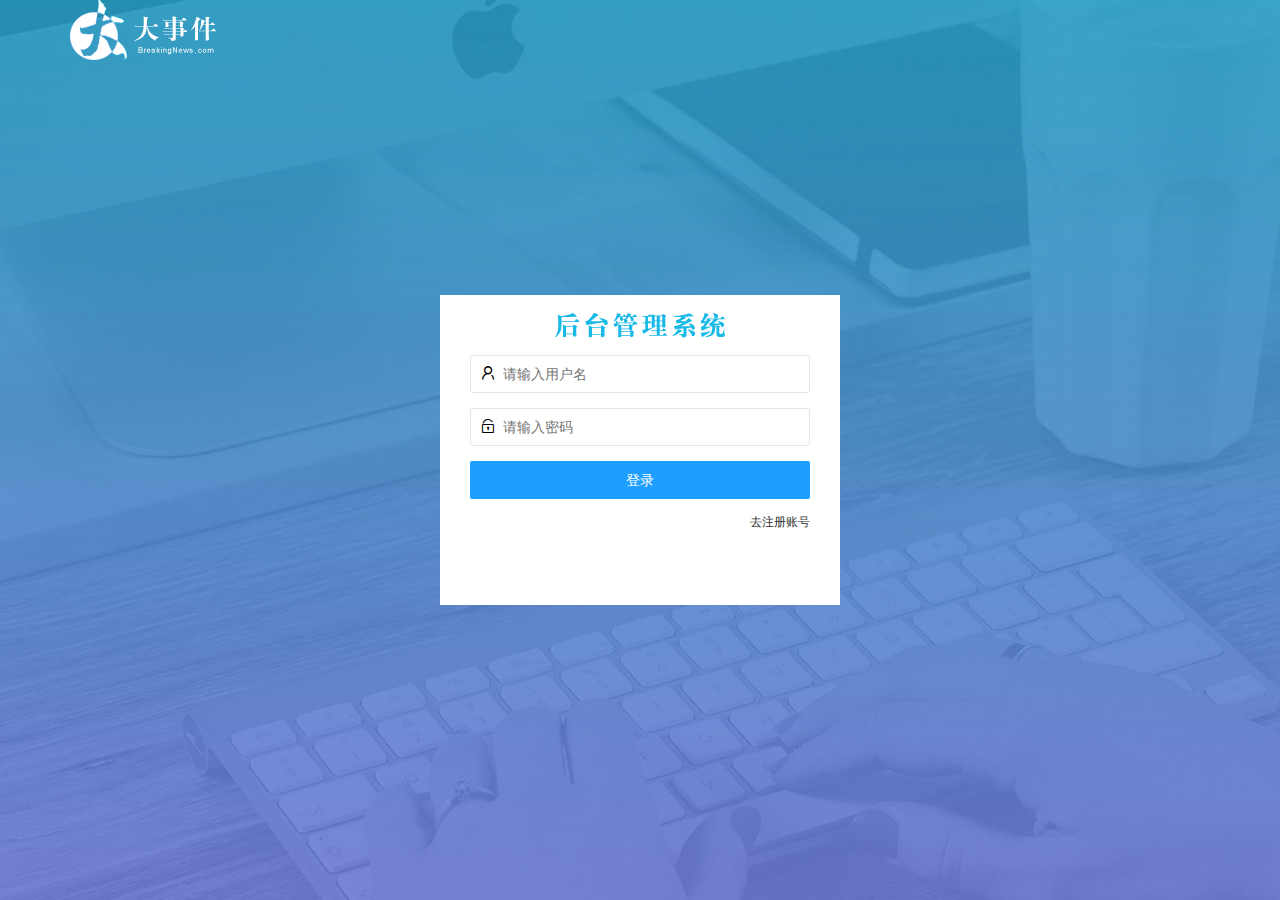
<file: login.html>
<!DOCTYPE html>
<html lang="en">

<head>
  <meta charset="UTF-8" />
  <meta name="viewport" content="width=device-width, initial-scale=1.0" />
  <title>大事件-登录/注册</title>
  <!-- 导入 LayUI 的样式 -->
  <link rel="stylesheet" href="/assets/lib/layui/css/layui.css" />
  <!-- 导入自己的样式表 -->
  <link rel="stylesheet" href="/assets/css/login.css" />
</head>

<body>
  <!-- 头部的 Logo 区域 -->
  <div class="layui-main">
    <img src="/assets/images/logo.png" alt="" />
  </div>

  <!-- 登录注册区域 -->
  <div class="loginAndRegBox">
    <div class="title-box"></div>
    <!-- 登录的div -->
    <div class="login-box">
      <!-- 登录的表单 -->
      <form class="layui-form" id="form_login">
        <!-- 用户名 -->
        <div class="layui-form-item">
          <i class="layui-icon layui-icon-username"></i>
          <input type="text" name="username" required lay-verify="required" placeholder="请输入用户名" autocomplete="off"
            class="layui-input" />
        </div>
        <!-- 密码 -->
        <div class="layui-form-item">
          <i class="layui-icon layui-icon-password"></i>
          <input type="password" name="password" required lay-verify="required|pwd" placeholder="请输入密码"
            autocomplete="off" class="layui-input" />
        </div>
        <!-- 登录按钮 -->
        <div class="layui-form-item">
          <!-- 注意：表单提交按钮和普通按钮的区别，就是 lay-submit 属性 -->
          <button class="layui-btn layui-btn-fluid layui-btn-normal" lay-submit>登录</button>
        </div>
        <div class="layui-form-item links">
          <a href="javascript:;" id="link_reg">去注册账号</a>
        </div>
      </form>
    </div>
    <!-- 注册的div -->
    <div class="reg-box">
      <!-- 注册的表单 -->
      <form class="layui-form" id="form_reg">
        <!-- 用户名 -->
        <div class="layui-form-item">
          <i class="layui-icon layui-icon-username"></i>
          <input type="text" name="username" required lay-verify="required" placeholder="请输入用户名" autocomplete="off"
            class="layui-input" />
        </div>
        <!-- 密码 -->
        <div class="layui-form-item">
          <i class="layui-icon layui-icon-password"></i>
          <input type="password" name="password" required lay-verify="required|pwd" placeholder="请输入密码"
            autocomplete="off" class="layui-input" />
        </div>
        <!-- 密码确认框 -->
        <div class="layui-form-item">
          <i class="layui-icon layui-icon-password"></i>
          <input type="password" name="repassword" required lay-verify="required|pwd|repwd" placeholder="再次确认密码"
            autocomplete="off" class="layui-input" />
        </div>
        <!-- 注册按钮 -->
        <div class="layui-form-item">
          <!-- 注意：表单提交按钮和普通按钮的区别，就是 lay-submit 属性 -->
          <button class="layui-btn layui-btn-fluid layui-btn-normal" lay-submit>注册</button>
        </div>
        <div class="layui-form-item links">
          <a href="javascript:;" id="link_login">去登录</a>
        </div>
      </form>
    </div>
  </div>

  <!-- 导入 Layui 的JS文件 -->
  <script src="/assets/lib/layui/layui.all.js"></script>
  <!-- 导入 JQuery -->
  <script src="/assets/lib/jquery.js"></script>
  <!-- 导入自己封装的 baseAPI.js -->
  <script src="/assets/js/baseAPI.js"></script>
  <!-- 导入自己的 JavaScript 脚本 -->
  <script src="/assets/js/login.js"></script>
</body>

</html>
</file>
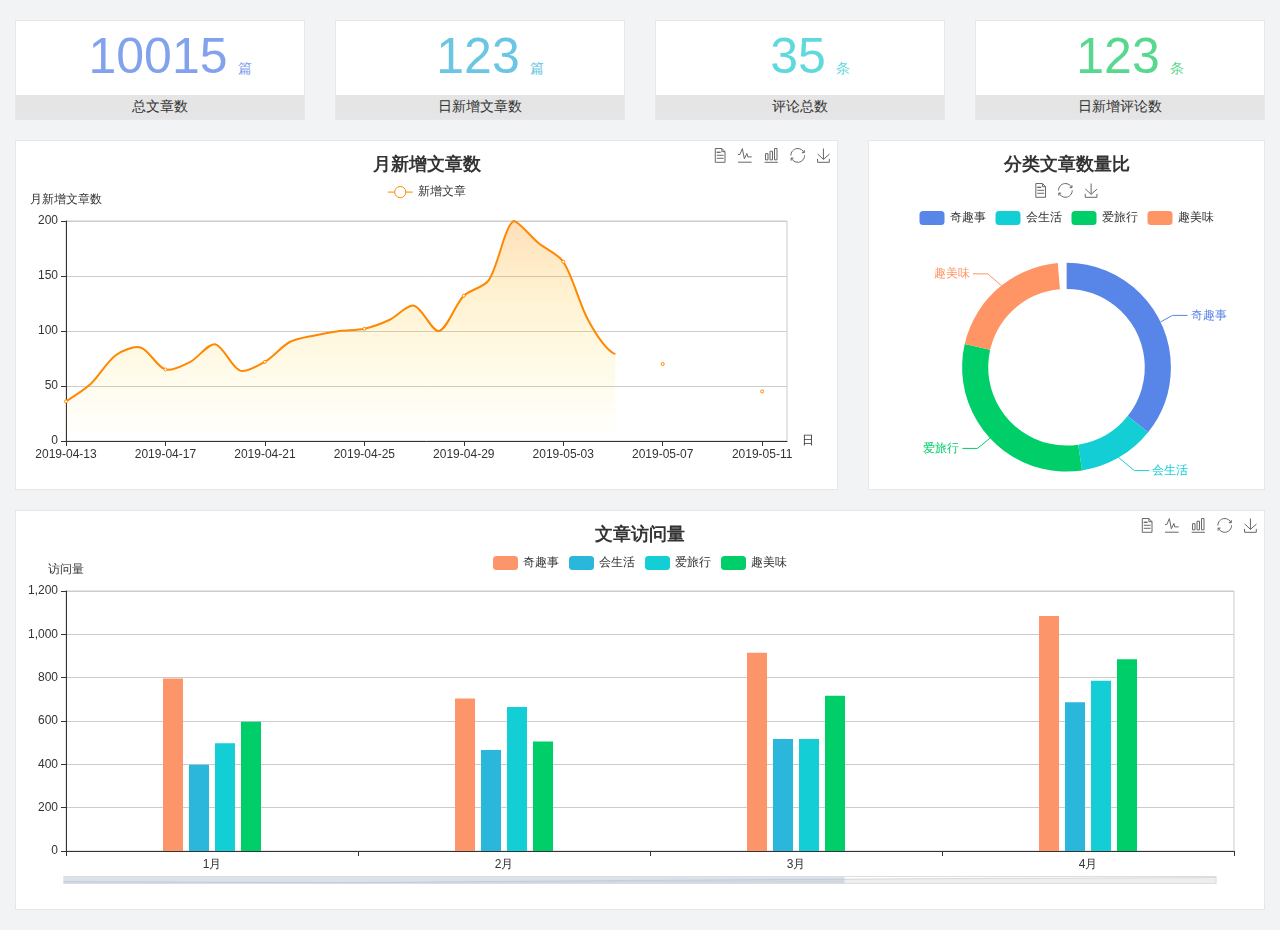
<file: home/dashboard.html>
<!DOCTYPE html>
<html lang="en">

<head>
  <meta charset="UTF-8">
  <meta name="viewport" content="width=device-width, initial-scale=1.0">
  <meta http-equiv="X-UA-Compatible" content="ie=edge">
  <title>图表统计</title>
  <link rel="stylesheet" href="../../assets/lib/bootstrap.css" />
  <link rel="stylesheet" href="../../assets/lib/main.css" />
  <script src="../../assets/lib/jquery.js"></script>
  <script type="text/javascript" src="../../assets/lib/echarts.min.js"></script>
</head>

<body>
  <div class="container-fluid">
    <div class="row spannel_list">
      <div class="col-sm-3 col-xs-6">
        <div class="spannel">
          <em>10015</em><span>篇</span>
          <b>总文章数</b>
        </div>
      </div>
      <div class="col-sm-3 col-xs-6">
        <div class="spannel scolor01">
          <em>123</em><span>篇</span>
          <b>日新增文章数</b>
        </div>
      </div>
      <div class="col-sm-3 col-xs-6">
        <div class="spannel scolor02">
          <em>35</em><span>条</span>
          <b>评论总数</b>
        </div>
      </div>
      <div class="col-sm-3 col-xs-6">
        <div class="spannel scolor03">
          <em>123</em><span>条</span>
          <b>日新增评论数</b>
        </div>
      </div>
    </div>
  </div>

  <div class="container-fluid">
    <div class="row curve-pie">
      <div class="col-lg-8 col-md-8">
        <div class="gragh_pannel" id="curve_show"></div>
      </div>
      <div class="col-lg-4 col-md-4">
        <div class="gragh_pannel" id="pie_show"></div>
      </div>
    </div>
  </div>

  <div class="container-fluid">
    <div class="column_pannel" id="column_show"></div>
  </div>

  <script>
    var oChart = echarts.init(document.getElementById('curve_show'));
    var aList_all = [
      { 'count': 36, 'date': '2019-04-13' },
      { 'count': 52, 'date': '2019-04-14' },
      { 'count': 78, 'date': '2019-04-15' },
      { 'count': 85, 'date': '2019-04-16' },
      { 'count': 65, 'date': '2019-04-17' },
      { 'count': 72, 'date': '2019-04-18' },
      { 'count': 88, 'date': '2019-04-19' },
      { 'count': 64, 'date': '2019-04-20' },
      { 'count': 72, 'date': '2019-04-21' },
      { 'count': 90, 'date': '2019-04-22' },
      { 'count': 96, 'date': '2019-04-23' },
      { 'count': 100, 'date': '2019-04-24' },
      { 'count': 102, 'date': '2019-04-25' },
      { 'count': 110, 'date': '2019-04-26' },
      { 'count': 123, 'date': '2019-04-27' },
      { 'count': 100, 'date': '2019-04-28' },
      { 'count': 132, 'date': '2019-04-29' },
      { 'count': 146, 'date': '2019-04-30' },
      { 'count': 200, 'date': '2019-05-01' },
      { 'count': 180, 'date': '2019-05-02' },
      { 'count': 163, 'date': '2019-05-03' },
      { 'count': 110, 'date': '2019-05-04' },
      { 'count': 80, 'date': '2019-05-05' },
      { 'count': 82, 'date': '2019-05-06' },
      { 'count': 70, 'date': '2019-05-07' },
      { 'count': 65, 'date': '2019-05-08' },
      { 'count': 54, 'date': '2019-05-09' },
      { 'count': 40, 'date': '2019-05-10' },
      { 'count': 45, 'date': '2019-05-11' },
      { 'count': 38, 'date': '2019-05-12' },
    ];

    let aCount = [];
    let aDate = [];

    for (var i = 0; i < aList_all.length; i++) {
      aCount.push(aList_all[i].count);
      aDate.push(aList_all[i].date);
    }

    var chartopt = {
      title: {
        text: '月新增文章数',
        left: 'center',
        top: '10'
      },
      tooltip: {
        trigger: 'axis'
      },
      legend: {
        data: ['新增文章'],
        top: '40'
      },
      toolbox: {
        show: true,
        feature: {
          mark: { show: true },
          dataView: { show: true, readOnly: false },
          magicType: { show: true, type: ['line', 'bar'] },
          restore: { show: true },
          saveAsImage: { show: true }
        }
      },
      calculable: true,
      xAxis: [
        {
          name: '日',
          type: 'category',
          boundaryGap: false,
          data: aDate
        }
      ],
      yAxis: [
        {
          name: '月新增文章数',
          type: 'value'
        }
      ],
      series: [
        {
          name: '新增文章',
          type: 'line',
          smooth: true,
          itemStyle: { normal: { areaStyle: { type: 'default' }, color: '#f80' }, lineStyle: { color: '#f80' } },
          data: aCount
        }],
      areaStyle: {
        normal: {
          color: new echarts.graphic.LinearGradient(0, 0, 0, 1, [{
            offset: 0,
            color: 'rgba(255,136,0,0.39)'
          }, {
            offset: .34,
            color: 'rgba(255,180,0,0.25)'
          }, {
            offset: 1,
            color: 'rgba(255,222,0,0.00)'
          }])

        }
      },
      grid: {
        show: true,
        x: 50,
        x2: 50,
        y: 80,
        height: 220
      }
    };

    oChart.setOption(chartopt);


    var oPie = echarts.init(document.getElementById('pie_show'));
    var oPieopt =
    {
      title: {
        top: 10,
        text: '分类文章数量比',
        x: 'center'
      },
      tooltip: {
        trigger: 'item',
        formatter: "{a} <br/>{b} : {c} ({d}%)"
      },
      color: ['#5885e8', '#13cfd5', '#00ce68', '#ff9565'],
      legend: {
        x: 'center',
        top: 65,
        data: ['奇趣事', '会生活', '爱旅行', '趣美味']
      },
      toolbox: {
        show: true,
        x: 'center',
        top: 35,
        feature: {
          mark: { show: true },
          dataView: { show: true, readOnly: false },
          magicType: {
            show: true,
            type: ['pie', 'funnel'],
            option: {
              funnel: {
                x: '25%',
                width: '50%',
                funnelAlign: 'left',
                max: 1548
              }
            }
          },
          restore: { show: true },
          saveAsImage: { show: true }
        }
      },
      calculable: true,
      series: [
        {
          name: '访问来源',
          type: 'pie',
          radius: ['45%', '60%'],
          center: ['50%', '65%'],
          data: [
            { value: 300, name: '奇趣事' },
            { value: 100, name: '会生活' },
            { value: 260, name: '爱旅行' },
            { value: 180, name: '趣美味' }
          ]
        }
      ]
    };
    oPie.setOption(oPieopt);



    var oColumn = this.echarts.init(document.getElementById('column_show'));
    var oColumnopt =
    {
      title: {
        text: '文章访问量',
        left: 'center',
        top: '10'
      },
      tooltip: {
        trigger: 'axis'
      },
      legend: {
        data: ['奇趣事', '会生活', '爱旅行', '趣美味'],
        top: '40'
      },
      toolbox: {
        show: true,
        feature: {
          mark: { show: true },
          dataView: { show: true, readOnly: false },
          magicType: { show: true, type: ['line', 'bar'] },
          restore: { show: true },
          saveAsImage: { show: true }
        }
      },
      calculable: true,
      xAxis: [
        {
          type: 'category',
          data: ['1月', '2月', '3月', '4月', '5月']
        }
      ],
      yAxis: [
        {
          name: '访问量',
          type: 'value'
        }
      ],
      series: [
        {
          name: '奇趣事',
          type: 'bar',
          barWidth: 20,
          itemStyle: {
            normal: { areaStyle: { type: 'default' }, color: '#fd956a' }
          },
          data: [800, 708, 920, 1090, 1200]
        },
        {
          name: '会生活',
          type: 'bar',
          barWidth: 20,
          itemStyle: {
            normal: { areaStyle: { type: 'default' }, color: '#2bb6db' }
          },
          data: [400, 468, 520, 690, 800]
        },
        {
          name: '爱旅行',
          type: 'bar',
          barWidth: 20,
          itemStyle: {
            normal: { areaStyle: { type: 'default' }, color: '#13cfd5' }
          },
          data: [500, 668, 520, 790, 900]
        },
        {
          name: '趣美味',
          type: 'bar',
          barWidth: 20,
          itemStyle: {
            normal: { areaStyle: { type: 'default' }, color: '#00ce68' }
          },
          data: [600, 508, 720, 890, 1000]
        }
      ],
      grid: {
        show: true,
        x: 50,
        x2: 30,
        y: 80,
        height: 260
      },
      dataZoom: [//给x轴设置滚动条
        {
          start: 0,//默认为0
          end: 100 - 1000 / 31,//默认为100
          type: 'slider',
          show: true,
          xAxisIndex: [0],
          handleSize: 0,//滑动条的 左右2个滑动条的大小
          height: 8,//组件高度
          left: 45, //左边的距离
          right: 50,//右边的距离
          bottom: 26,//右边的距离
          handleColor: '#ddd',//h滑动图标的颜色
          handleStyle: {
            borderColor: "#cacaca",
            borderWidth: "1",
            shadowBlur: 2,
            background: "#ddd",
            shadowColor: "#ddd",
          }
        }]
    };
    oColumn.setOption(oColumnopt);
  </script>
</body>

</html>
</file>
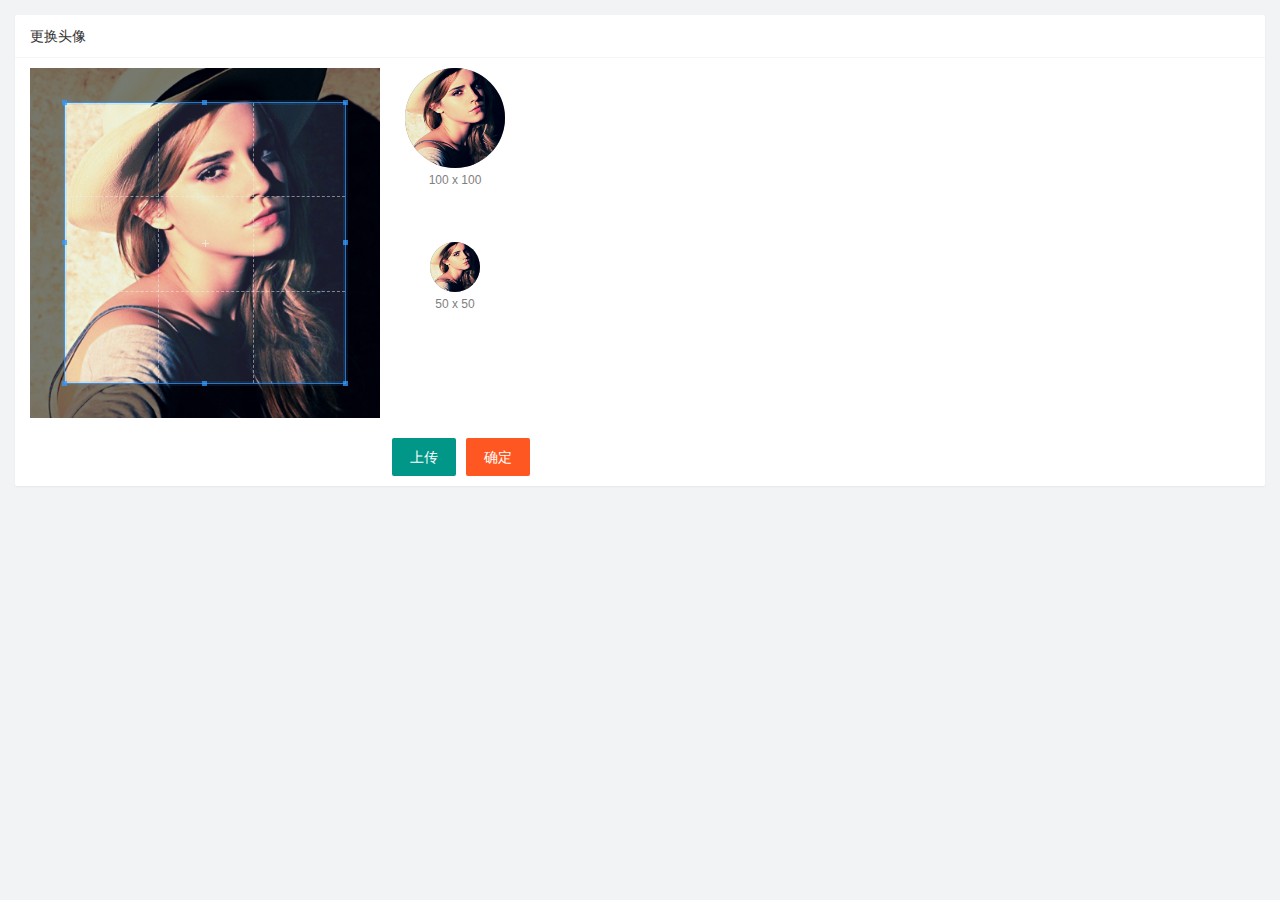
<file: user/user_avatar.html>
<!DOCTYPE html>
<html lang="en">

<head>
  <meta charset="UTF-8" />
  <meta name="viewport" content="width=device-width, initial-scale=1.0" />
  <title>Document</title>
  <link rel="stylesheet" href="/assets/lib/layui/css/layui.css" />
  <link rel="stylesheet" href="/assets/lib/cropper/cropper.css" />
  <link rel="stylesheet" href="/assets/user/user_avatar.css" />
</head>

<body>
  <!-- 卡片区域 -->
  <div class="layui-card">
    <div class="layui-card-header">更换头像</div>
    <div class="layui-card-body">
      <!-- <input type="file"> -->
      <!-- 第一行的图片裁剪和预览区域 -->
      <div class="row1">
        <!-- 图片裁剪区域 -->
        <div class="cropper-box">
          <!-- 这个 img 标签很重要，将来会把它初始化为裁剪区域 -->
          <img id="image" src="/assets/images/sample.jpg" />
        </div>
        <!-- 图片的预览区域 -->
        <div class="preview-box">
          <div>
            <!-- 宽高为 100px 的预览区域 -->
            <div class="img-preview w100"></div>
            <p class="size">100 x 100</p>
          </div>
          <div>
            <!-- 宽高为 50px 的预览区域 -->
            <div class="img-preview w50"></div>
            <p class="size">50 x 50</p>
          </div>
        </div>
      </div>

      <!-- 第二行的按钮区域 -->
      <div class="row2">
        <!-- 通过 accept 属性，可以指定，允许用户选择什么类型的文件 -->
        <input type="file" id="file" accept="image/png,image/jpeg" />
        <button type="button" class="layui-btn" id="btnChooseImage">上传</button>
        <button type="button" class="layui-btn layui-btn-danger" id="btnUpload">确定</button>
      </div>
    </div>
  </div>

  <script src="/assets/lib/layui/layui.all.js"></script>
  <script src="/assets/lib/jquery.js"></script>
  <script src="/assets/lib/cropper/Cropper.js"></script>
  <script src="/assets/lib/cropper/jquery-cropper.js"></script>
  <script src="/assets/js/baseAPI.js"></script>
  <script src="/assets/js/user/user_avatar.js"></script>
</body>

</html>
</file>
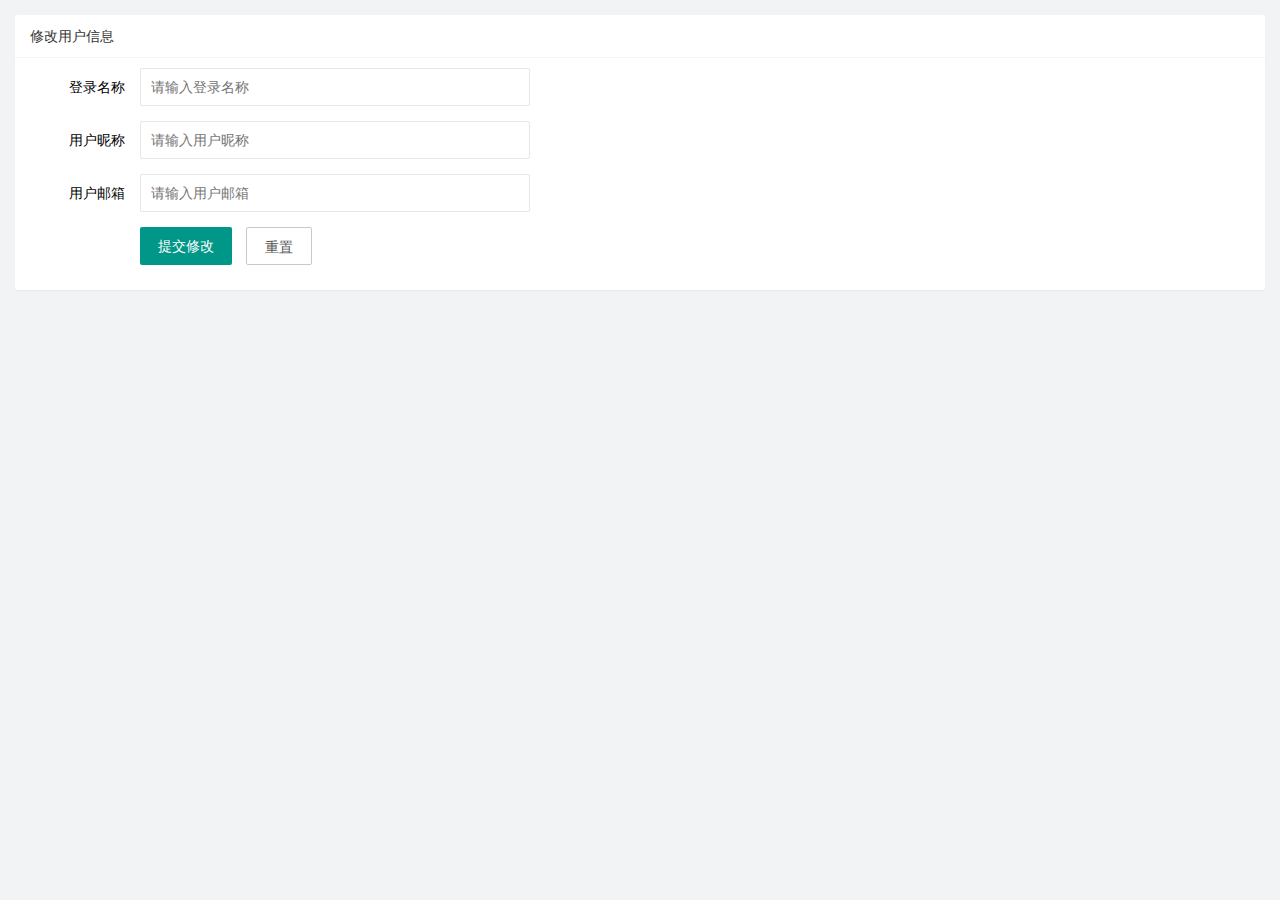
<file: user/user_info.html>
<!DOCTYPE html>
<html lang="en">
  <head>
    <meta charset="UTF-8" />
    <meta name="viewport" content="width=device-width, initial-scale=1.0" />
    <title>Document</title>
    <!-- 导入 layui 的样式 -->
    <link rel="stylesheet" href="/assets/lib/layui/css/layui.css" />
    <!-- 导入自己的样式 -->
    <link rel="stylesheet" href="/assets/css/user/user_info.css" />
  </head>
  <body>
    <!-- 卡片区域 -->
    <div class="layui-card">
      <div class="layui-card-header">修改用户信息</div>
      <div class="layui-card-body">
        <!-- form 表单区域 -->
        <form class="layui-form " lay-filter="formUserInfo">
          <!-- 这是隐藏域 -->
          <input type="hidden" name="id" value="" />
          <div class="layui-form-item">
            <label class="layui-form-label">登录名称</label>
            <div class="layui-input-block">
              <input type="text" name="username" required lay-verify="required" placeholder="请输入登录名称" autocomplete="off" class="layui-input" readonly />
            </div>
          </div>
          <div class="layui-form-item">
            <label class="layui-form-label">用户昵称</label>
            <div class="layui-input-block">
              <input type="text" name="nickname" required lay-verify="required|nickname" placeholder="请输入用户昵称" autocomplete="off" class="layui-input" />
            </div>
          </div>
          <div class="layui-form-item">
            <label class="layui-form-label">用户邮箱</label>
            <div class="layui-input-block">
              <input type="text" name="email" required lay-verify="required|email" placeholder="请输入用户邮箱" autocomplete="off" class="layui-input" />
            </div>
          </div>
          <div class="layui-form-item">
            <div class="layui-input-block">
              <button class="layui-btn" lay-submit lay-filter="formDemo">提交修改</button>
              <button type="reset" class="layui-btn layui-btn-primary" id="btnReset">重置</button>
            </div>
          </div>
        </form>
      </div>
    </div>

    <!-- 导入 layui 的 js -->
    <script src="/assets/lib/layui/layui.all.js"></script>
    <!-- 导入 jquery -->
    <script src="/assets/lib/jquery.js"></script>
    <!-- 导入 baseAPI -->
    <script src="/assets/js/baseAPI.js"></script>
    <!-- 导入自己的 js -->
    <script src="/assets/js/user/user_info.js"></script>
  </body>
</html>
</file>
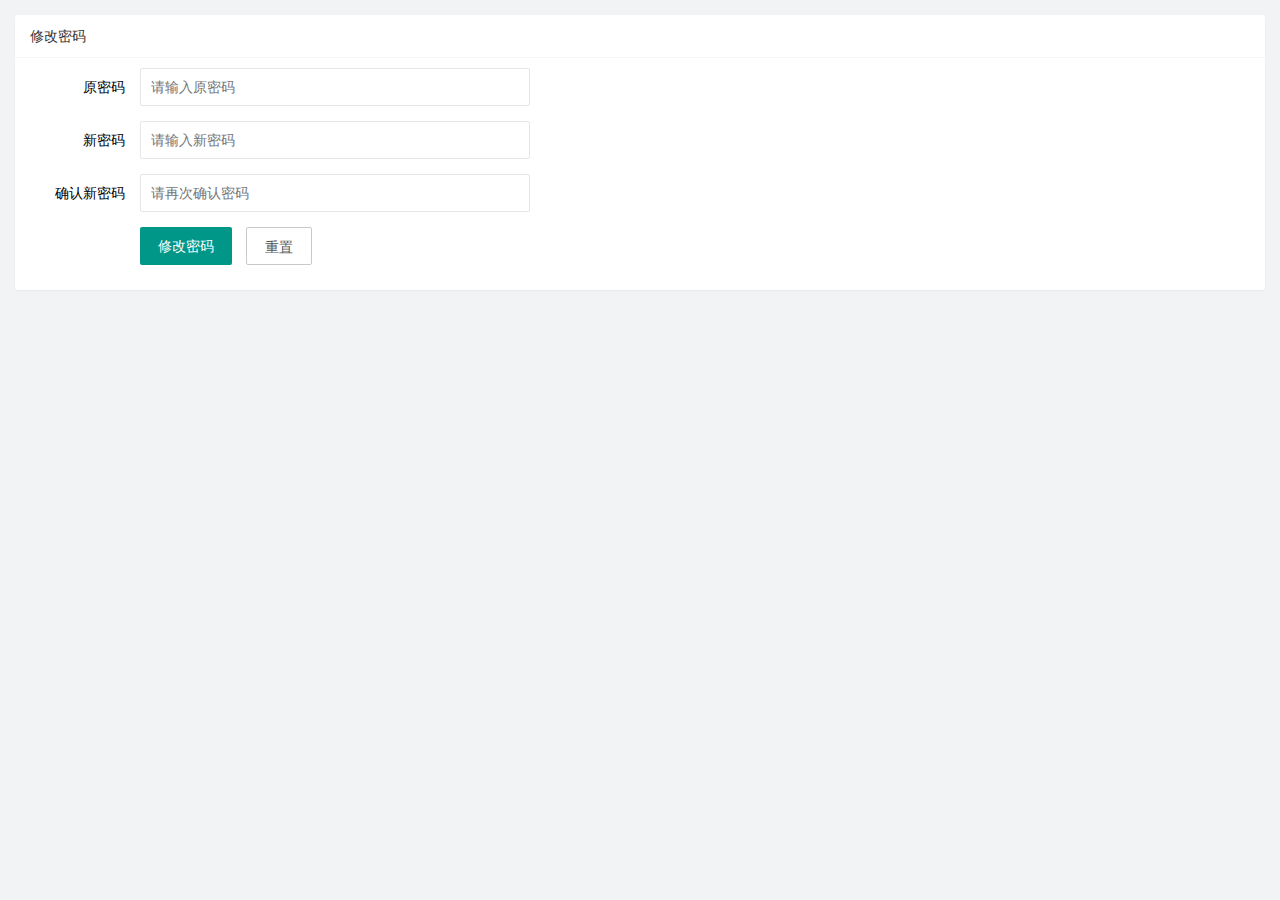
<file: user/user_pwd.html>
<!DOCTYPE html>
<html lang="en">
  <head>
    <meta charset="UTF-8" />
    <meta name="viewport" content="width=device-width, initial-scale=1.0" />
    <title>Document</title>
    <link rel="stylesheet" href="/assets/lib/layui/css/layui.css" />
    <link rel="stylesheet" href="/assets/css/user/user_pwd.css" />
  </head>
  <body>
    <!-- 卡片区域 -->
    <div class="layui-card">
      <div class="layui-card-header">修改密码</div>
      <div class="layui-card-body">
        <form class="layui-form">
          <div class="layui-form-item">
            <label class="layui-form-label">原密码</label>
            <div class="layui-input-block">
              <input type="password" name="oldPwd" required lay-verify="required|pwd" placeholder="请输入原密码" autocomplete="off" class="layui-input" />
            </div>
          </div>
          <div class="layui-form-item">
            <label class="layui-form-label">新密码</label>
            <div class="layui-input-block">
              <input type="password" name="newPwd" required lay-verify="required|pwd|samePwd" placeholder="请输入新密码" autocomplete="off" class="layui-input" />
            </div>
          </div>
          <div class="layui-form-item">
            <label class="layui-form-label">确认新密码</label>
            <div class="layui-input-block">
              <input type="password" name="rePwd" required lay-verify="required|pwd|rePwd" placeholder="请再次确认密码" autocomplete="off" class="layui-input" />
            </div>
          </div>
          <div class="layui-form-item">
            <div class="layui-input-block">
              <button class="layui-btn" lay-submit lay-filter="formDemo">修改密码</button>
              <button type="reset" class="layui-btn layui-btn-primary">重置</button>
            </div>
          </div>
        </form>
      </div>
    </div>

    <!-- 导入 layui 的 js -->
    <script src="/assets/lib/layui/layui.all.js"></script>
    <!-- 导入 jQuery -->
    <script src="/assets/lib/jquery.js"></script>
    <!-- 导入 baseAPI -->
    <script src="/assets/js/baseAPI.js"></script>
    <!-- 导入自己的 js -->
    <script src="/assets/js/user/user_pwd.js"></script>
  </body>
</html>
</file>
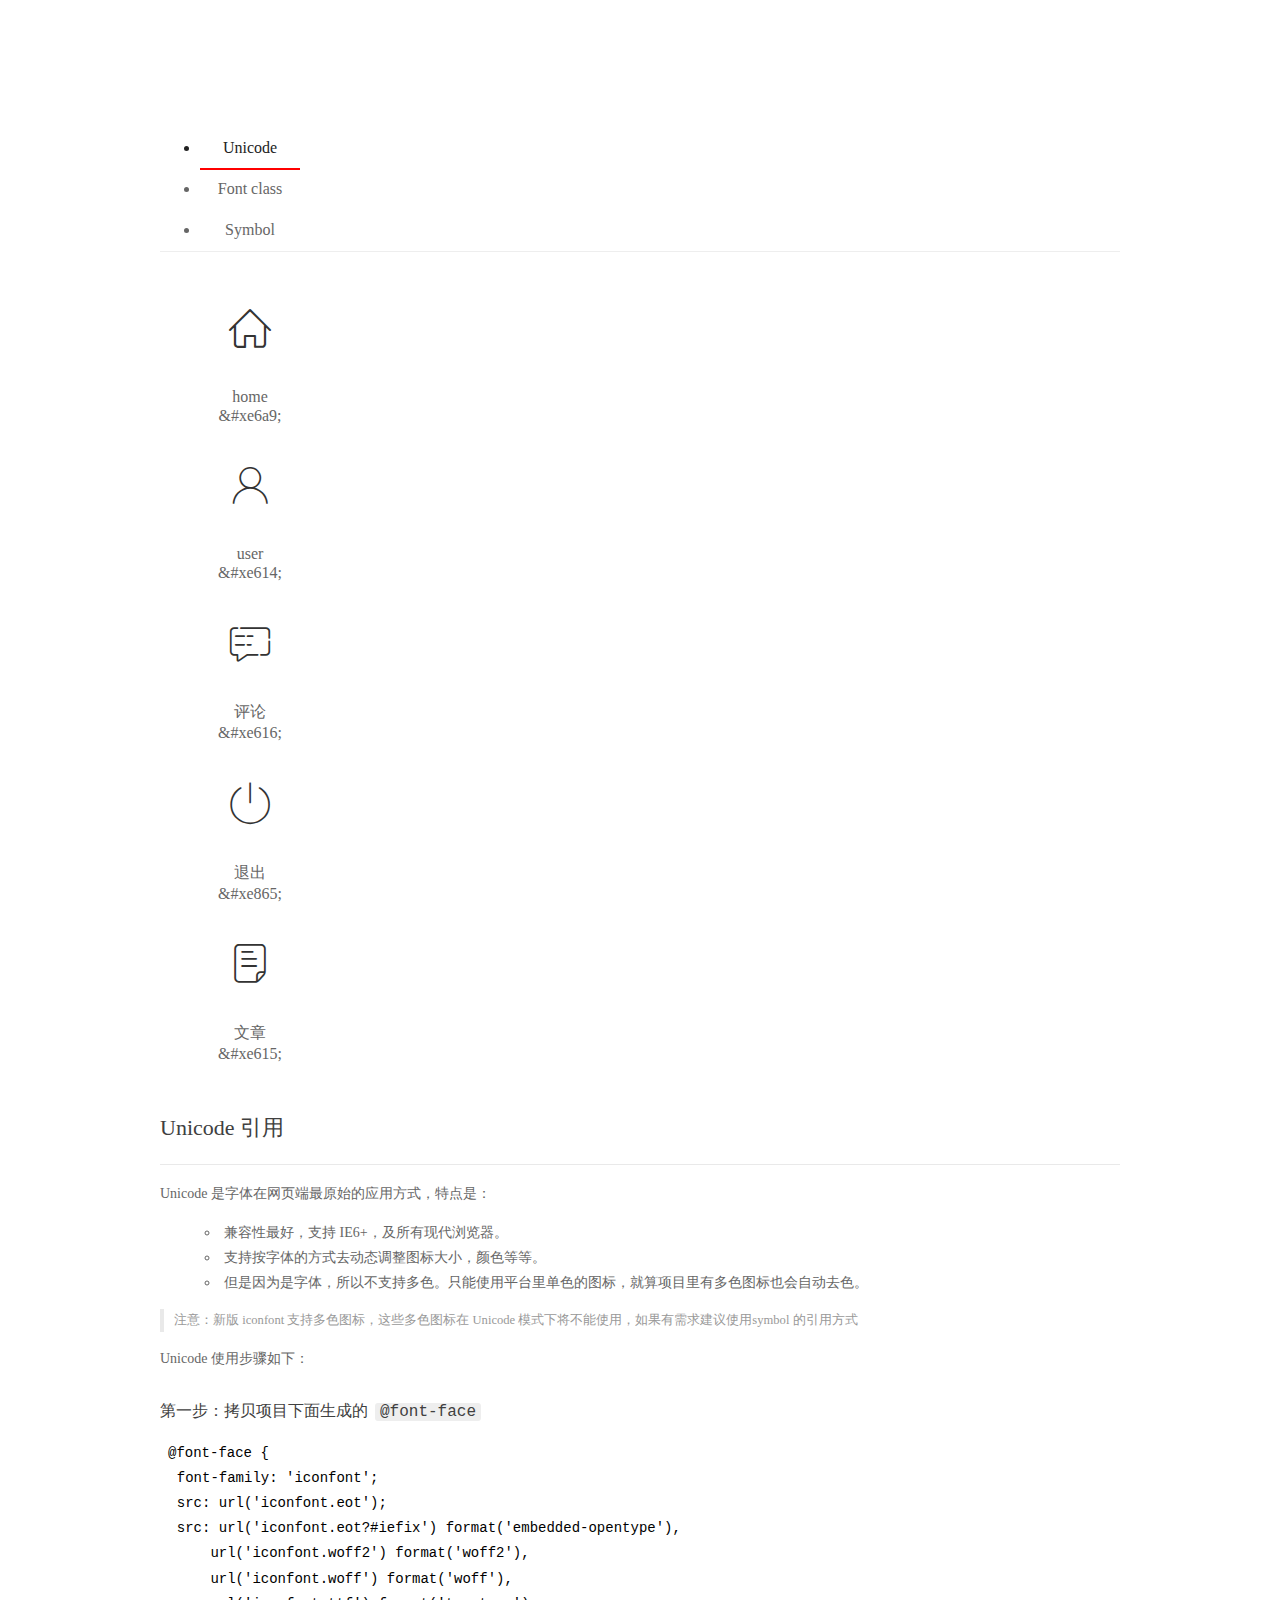
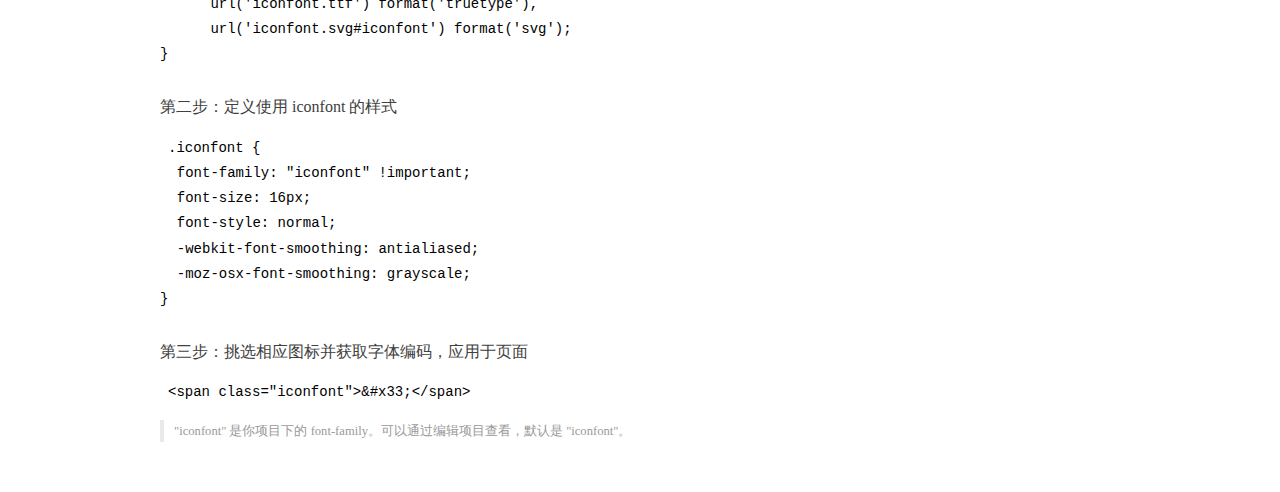
<file: assets/fonts/demo_index.html>
<!DOCTYPE html>
<html>
<head>
  <meta charset="utf-8"/>
  <title>IconFont Demo</title>
  <link rel="shortcut icon" href="https://gtms04.alicdn.com/tps/i4/TB1_oz6GVXXXXaFXpXXJDFnIXXX-64-64.ico" type="image/x-icon"/>
  <link rel="stylesheet" href="https://g.alicdn.com/thx/cube/1.3.2/cube.min.css">
  <link rel="stylesheet" href="demo.css">
  <link rel="stylesheet" href="iconfont.css">
  <script src="iconfont.js"></script>
  <!-- jQuery -->
  <script src="https://a1.alicdn.com/oss/uploads/2018/12/26/7bfddb60-08e8-11e9-9b04-53e73bb6408b.js"></script>
  <!-- 代码高亮 -->
  <script src="https://a1.alicdn.com/oss/uploads/2018/12/26/a3f714d0-08e6-11e9-8a15-ebf944d7534c.js"></script>
</head>
<body>
  <div class="main">
    <h1 class="logo"><a href="https://www.iconfont.cn/" title="iconfont 首页" target="_blank">&#xe86b;</a></h1>
    <div class="nav-tabs">
      <ul id="tabs" class="dib-box">
        <li class="dib active"><span>Unicode</span></li>
        <li class="dib"><span>Font class</span></li>
        <li class="dib"><span>Symbol</span></li>
      </ul>
      
    </div>
    <div class="tab-container">
      <div class="content unicode" style="display: block;">
          <ul class="icon_lists dib-box">
          
            <li class="dib">
              <span class="icon iconfont">&#xe6a9;</span>
                <div class="name">home</div>
                <div class="code-name">&amp;#xe6a9;</div>
              </li>
          
            <li class="dib">
              <span class="icon iconfont">&#xe614;</span>
                <div class="name">user</div>
                <div class="code-name">&amp;#xe614;</div>
              </li>
          
            <li class="dib">
              <span class="icon iconfont">&#xe616;</span>
                <div class="name">评论</div>
                <div class="code-name">&amp;#xe616;</div>
              </li>
          
            <li class="dib">
              <span class="icon iconfont">&#xe865;</span>
                <div class="name">退出</div>
                <div class="code-name">&amp;#xe865;</div>
              </li>
          
            <li class="dib">
              <span class="icon iconfont">&#xe615;</span>
                <div class="name">文章</div>
                <div class="code-name">&amp;#xe615;</div>
              </li>
          
          </ul>
          <div class="article markdown">
          <h2 id="unicode-">Unicode 引用</h2>
          <hr>

          <p>Unicode 是字体在网页端最原始的应用方式，特点是：</p>
          <ul>
            <li>兼容性最好，支持 IE6+，及所有现代浏览器。</li>
            <li>支持按字体的方式去动态调整图标大小，颜色等等。</li>
            <li>但是因为是字体，所以不支持多色。只能使用平台里单色的图标，就算项目里有多色图标也会自动去色。</li>
          </ul>
          <blockquote>
            <p>注意：新版 iconfont 支持多色图标，这些多色图标在 Unicode 模式下将不能使用，如果有需求建议使用symbol 的引用方式</p>
          </blockquote>
          <p>Unicode 使用步骤如下：</p>
          <h3 id="-font-face">第一步：拷贝项目下面生成的 <code>@font-face</code></h3>
<pre><code class="language-css"
>@font-face {
  font-family: 'iconfont';
  src: url('iconfont.eot');
  src: url('iconfont.eot?#iefix') format('embedded-opentype'),
      url('iconfont.woff2') format('woff2'),
      url('iconfont.woff') format('woff'),
      url('iconfont.ttf') format('truetype'),
      url('iconfont.svg#iconfont') format('svg');
}
</code></pre>
          <h3 id="-iconfont-">第二步：定义使用 iconfont 的样式</h3>
<pre><code class="language-css"
>.iconfont {
  font-family: "iconfont" !important;
  font-size: 16px;
  font-style: normal;
  -webkit-font-smoothing: antialiased;
  -moz-osx-font-smoothing: grayscale;
}
</code></pre>
          <h3 id="-">第三步：挑选相应图标并获取字体编码，应用于页面</h3>
<pre>
<code class="language-html"
>&lt;span class="iconfont"&gt;&amp;#x33;&lt;/span&gt;
</code></pre>
          <blockquote>
            <p>"iconfont" 是你项目下的 font-family。可以通过编辑项目查看，默认是 "iconfont"。</p>
          </blockquote>
          </div>
      </div>
      <div class="content font-class">
        <ul class="icon_lists dib-box">
          
          <li class="dib">
            <span class="icon iconfont icon-home"></span>
            <div class="name">
              home
            </div>
            <div class="code-name">.icon-home
            </div>
          </li>
          
          <li class="dib">
            <span class="icon iconfont icon-user"></span>
            <div class="name">
              user
            </div>
            <div class="code-name">.icon-user
            </div>
          </li>
          
          <li class="dib">
            <span class="icon iconfont icon-pinglun"></span>
            <div class="name">
              评论
            </div>
            <div class="code-name">.icon-pinglun
            </div>
          </li>
          
          <li class="dib">
            <span class="icon iconfont icon-tuichu"></span>
            <div class="name">
              退出
            </div>
            <div class="code-name">.icon-tuichu
            </div>
          </li>
          
          <li class="dib">
            <span class="icon iconfont icon-16"></span>
            <div class="name">
              文章
            </div>
            <div class="code-name">.icon-16
            </div>
          </li>
          
        </ul>
        <div class="article markdown">
        <h2 id="font-class-">font-class 引用</h2>
        <hr>

        <p>font-class 是 Unicode 使用方式的一种变种，主要是解决 Unicode 书写不直观，语意不明确的问题。</p>
        <p>与 Unicode 使用方式相比，具有如下特点：</p>
        <ul>
          <li>兼容性良好，支持 IE8+，及所有现代浏览器。</li>
          <li>相比于 Unicode 语意明确，书写更直观。可以很容易分辨这个 icon 是什么。</li>
          <li>因为使用 class 来定义图标，所以当要替换图标时，只需要修改 class 里面的 Unicode 引用。</li>
          <li>不过因为本质上还是使用的字体，所以多色图标还是不支持的。</li>
        </ul>
        <p>使用步骤如下：</p>
        <h3 id="-fontclass-">第一步：引入项目下面生成的 fontclass 代码：</h3>
<pre><code class="language-html">&lt;link rel="stylesheet" href="./iconfont.css"&gt;
</code></pre>
        <h3 id="-">第二步：挑选相应图标并获取类名，应用于页面：</h3>
<pre><code class="language-html">&lt;span class="iconfont icon-xxx"&gt;&lt;/span&gt;
</code></pre>
        <blockquote>
          <p>"
            iconfont" 是你项目下的 font-family。可以通过编辑项目查看，默认是 "iconfont"。</p>
        </blockquote>
      </div>
      </div>
      <div class="content symbol">
          <ul class="icon_lists dib-box">
          
            <li class="dib">
                <svg class="icon svg-icon" aria-hidden="true">
                  <use xlink:href="#icon-home"></use>
                </svg>
                <div class="name">home</div>
                <div class="code-name">#icon-home</div>
            </li>
          
            <li class="dib">
                <svg class="icon svg-icon" aria-hidden="true">
                  <use xlink:href="#icon-user"></use>
                </svg>
                <div class="name">user</div>
                <div class="code-name">#icon-user</div>
            </li>
          
            <li class="dib">
                <svg class="icon svg-icon" aria-hidden="true">
                  <use xlink:href="#icon-pinglun"></use>
                </svg>
                <div class="name">评论</div>
                <div class="code-name">#icon-pinglun</div>
            </li>
          
            <li class="dib">
                <svg class="icon svg-icon" aria-hidden="true">
                  <use xlink:href="#icon-tuichu"></use>
                </svg>
                <div class="name">退出</div>
                <div class="code-name">#icon-tuichu</div>
            </li>
          
            <li class="dib">
                <svg class="icon svg-icon" aria-hidden="true">
                  <use xlink:href="#icon-16"></use>
                </svg>
                <div class="name">文章</div>
                <div class="code-name">#icon-16</div>
            </li>
          
          </ul>
          <div class="article markdown">
          <h2 id="symbol-">Symbol 引用</h2>
          <hr>

          <p>这是一种全新的使用方式，应该说这才是未来的主流，也是平台目前推荐的用法。相关介绍可以参考这篇<a href="">文章</a>
            这种用法其实是做了一个 SVG 的集合，与另外两种相比具有如下特点：</p>
          <ul>
            <li>支持多色图标了，不再受单色限制。</li>
            <li>通过一些技巧，支持像字体那样，通过 <code>font-size</code>, <code>color</code> 来调整样式。</li>
            <li>兼容性较差，支持 IE9+，及现代浏览器。</li>
            <li>浏览器渲染 SVG 的性能一般，还不如 png。</li>
          </ul>
          <p>使用步骤如下：</p>
          <h3 id="-symbol-">第一步：引入项目下面生成的 symbol 代码：</h3>
<pre><code class="language-html">&lt;script src="./iconfont.js"&gt;&lt;/script&gt;
</code></pre>
          <h3 id="-css-">第二步：加入通用 CSS 代码（引入一次就行）：</h3>
<pre><code class="language-html">&lt;style&gt;
.icon {
  width: 1em;
  height: 1em;
  vertical-align: -0.15em;
  fill: currentColor;
  overflow: hidden;
}
&lt;/style&gt;
</code></pre>
          <h3 id="-">第三步：挑选相应图标并获取类名，应用于页面：</h3>
<pre><code class="language-html">&lt;svg class="icon" aria-hidden="true"&gt;
  &lt;use xlink:href="#icon-xxx"&gt;&lt;/use&gt;
&lt;/svg&gt;
</code></pre>
          </div>
      </div>

    </div>
  </div>
  <script>
  $(document).ready(function () {
      $('.tab-container .content:first').show()

      $('#tabs li').click(function (e) {
        var tabContent = $('.tab-container .content')
        var index = $(this).index()

        if ($(this).hasClass('active')) {
          return
        } else {
          $('#tabs li').removeClass('active')
          $(this).addClass('active')

          tabContent.hide().eq(index).fadeIn()
        }
      })
    })
  </script>
</body>
</html>
</file>
<file: assets/lib/layui/css/layui.css>
/** layui-v2.5.5 MIT License By https://www.layui.com */
 .layui-inline,img{display:inline-block;vertical-align:middle}h1,h2,h3,h4,h5,h6{font-weight:400}.layui-edge,.layui-header,.layui-inline,.layui-main{position:relative}.layui-body,.layui-edge,.layui-elip{overflow:hidden}.layui-btn,.layui-edge,.layui-inline,img{vertical-align:middle}.layui-btn,.layui-disabled,.layui-icon,.layui-unselect{-moz-user-select:none;-webkit-user-select:none;-ms-user-select:none}.layui-elip,.layui-form-checkbox span,.layui-form-pane .layui-form-label{text-overflow:ellipsis;white-space:nowrap}.layui-breadcrumb,.layui-tree-btnGroup{visibility:hidden}blockquote,body,button,dd,div,dl,dt,form,h1,h2,h3,h4,h5,h6,input,li,ol,p,pre,td,textarea,th,ul{margin:0;padding:0;-webkit-tap-highlight-color:rgba(0,0,0,0)}a:active,a:hover{outline:0}img{border:none}li{list-style:none}table{border-collapse:collapse;border-spacing:0}h4,h5,h6{font-size:100%}button,input,optgroup,option,select,textarea{font-family:inherit;font-size:inherit;font-style:inherit;font-weight:inherit;outline:0}pre{white-space:pre-wrap;white-space:-moz-pre-wrap;white-space:-pre-wrap;white-space:-o-pre-wrap;word-wrap:break-word}body{line-height:24px;font:14px Helvetica Neue,Helvetica,PingFang SC,Tahoma,Arial,sans-serif}hr{height:1px;margin:10px 0;border:0;clear:both}a{color:#333;text-decoration:none}a:hover{color:#777}a cite{font-style:normal;*cursor:pointer}.layui-border-box,.layui-border-box *{box-sizing:border-box}.layui-box,.layui-box *{box-sizing:content-box}.layui-clear{clear:both;*zoom:1}.layui-clear:after{content:'\20';clear:both;*zoom:1;display:block;height:0}.layui-inline{*display:inline;*zoom:1}.layui-edge{display:inline-block;width:0;height:0;border-width:6px;border-style:dashed;border-color:transparent}.layui-edge-top{top:-4px;border-bottom-color:#999;border-bottom-style:solid}.layui-edge-right{border-left-color:#999;border-left-style:solid}.layui-edge-bottom{top:2px;border-top-color:#999;border-top-style:solid}.layui-edge-left{border-right-color:#999;border-right-style:solid}.layui-disabled,.layui-disabled:hover{color:#d2d2d2!important;cursor:not-allowed!important}.layui-circle{border-radius:100%}.layui-show{display:block!important}.layui-hide{display:none!important}@font-face{font-family:layui-icon;src:url(../font/iconfont.eot?v=250);src:url(../font/iconfont.eot?v=250#iefix) format('embedded-opentype'),url(../font/iconfont.woff2?v=250) format('woff2'),url(../font/iconfont.woff?v=250) format('woff'),url(../font/iconfont.ttf?v=250) format('truetype'),url(../font/iconfont.svg?v=250#layui-icon) format('svg')}.layui-icon{font-family:layui-icon!important;font-size:16px;font-style:normal;-webkit-font-smoothing:antialiased;-moz-osx-font-smoothing:grayscale}.layui-icon-reply-fill:before{content:"\e611"}.layui-icon-set-fill:before{content:"\e614"}.layui-icon-menu-fill:before{content:"\e60f"}.layui-icon-search:before{content:"\e615"}.layui-icon-share:before{content:"\e641"}.layui-icon-set-sm:before{content:"\e620"}.layui-icon-engine:before{content:"\e628"}.layui-icon-close:before{content:"\1006"}.layui-icon-close-fill:before{content:"\1007"}.layui-icon-chart-screen:before{content:"\e629"}.layui-icon-star:before{content:"\e600"}.layui-icon-circle-dot:before{content:"\e617"}.layui-icon-chat:before{content:"\e606"}.layui-icon-release:before{content:"\e609"}.layui-icon-list:before{content:"\e60a"}.layui-icon-chart:before{content:"\e62c"}.layui-icon-ok-circle:before{content:"\1005"}.layui-icon-layim-theme:before{content:"\e61b"}.layui-icon-table:before{content:"\e62d"}.layui-icon-right:before{content:"\e602"}.layui-icon-left:before{content:"\e603"}.layui-icon-cart-simple:before{content:"\e698"}.layui-icon-face-cry:before{content:"\e69c"}.layui-icon-face-smile:before{content:"\e6af"}.layui-icon-survey:before{content:"\e6b2"}.layui-icon-tree:before{content:"\e62e"}.layui-icon-upload-circle:before{content:"\e62f"}.layui-icon-add-circle:before{content:"\e61f"}.layui-icon-download-circle:before{content:"\e601"}.layui-icon-templeate-1:before{content:"\e630"}.layui-icon-util:before{content:"\e631"}.layui-icon-face-surprised:before{content:"\e664"}.layui-icon-edit:before{content:"\e642"}.layui-icon-speaker:before{content:"\e645"}.layui-icon-down:before{content:"\e61a"}.layui-icon-file:before{content:"\e621"}.layui-icon-layouts:before{content:"\e632"}.layui-icon-rate-half:before{content:"\e6c9"}.layui-icon-add-circle-fine:before{content:"\e608"}.layui-icon-prev-circle:before{content:"\e633"}.layui-icon-read:before{content:"\e705"}.layui-icon-404:before{content:"\e61c"}.layui-icon-carousel:before{content:"\e634"}.layui-icon-help:before{content:"\e607"}.layui-icon-code-circle:before{content:"\e635"}.layui-icon-water:before{content:"\e636"}.layui-icon-username:before{content:"\e66f"}.layui-icon-find-fill:before{content:"\e670"}.layui-icon-about:before{content:"\e60b"}.layui-icon-location:before{content:"\e715"}.layui-icon-up:before{content:"\e619"}.layui-icon-pause:before{content:"\e651"}.layui-icon-date:before{content:"\e637"}.layui-icon-layim-uploadfile:before{content:"\e61d"}.layui-icon-delete:before{content:"\e640"}.layui-icon-play:before{content:"\e652"}.layui-icon-top:before{content:"\e604"}.layui-icon-friends:before{content:"\e612"}.layui-icon-refresh-3:before{content:"\e9aa"}.layui-icon-ok:before{content:"\e605"}.layui-icon-layer:before{content:"\e638"}.layui-icon-face-smile-fine:before{content:"\e60c"}.layui-icon-dollar:before{content:"\e659"}.layui-icon-group:before{content:"\e613"}.layui-icon-layim-download:before{content:"\e61e"}.layui-icon-picture-fine:before{content:"\e60d"}.layui-icon-link:before{content:"\e64c"}.layui-icon-diamond:before{content:"\e735"}.layui-icon-log:before{content:"\e60e"}.layui-icon-rate-solid:before{content:"\e67a"}.layui-icon-fonts-del:before{content:"\e64f"}.layui-icon-unlink:before{content:"\e64d"}.layui-icon-fonts-clear:before{content:"\e639"}.layui-icon-triangle-r:before{content:"\e623"}.layui-icon-circle:before{content:"\e63f"}.layui-icon-radio:before{content:"\e643"}.layui-icon-align-center:before{content:"\e647"}.layui-icon-align-right:before{content:"\e648"}.layui-icon-align-left:before{content:"\e649"}.layui-icon-loading-1:before{content:"\e63e"}.layui-icon-return:before{content:"\e65c"}.layui-icon-fonts-strong:before{content:"\e62b"}.layui-icon-upload:before{content:"\e67c"}.layui-icon-dialogue:before{content:"\e63a"}.layui-icon-video:before{content:"\e6ed"}.layui-icon-headset:before{content:"\e6fc"}.layui-icon-cellphone-fine:before{content:"\e63b"}.layui-icon-add-1:before{content:"\e654"}.layui-icon-face-smile-b:before{content:"\e650"}.layui-icon-fonts-html:before{content:"\e64b"}.layui-icon-form:before{content:"\e63c"}.layui-icon-cart:before{content:"\e657"}.layui-icon-camera-fill:before{content:"\e65d"}.layui-icon-tabs:before{content:"\e62a"}.layui-icon-fonts-code:before{content:"\e64e"}.layui-icon-fire:before{content:"\e756"}.layui-icon-set:before{content:"\e716"}.layui-icon-fonts-u:before{content:"\e646"}.layui-icon-triangle-d:before{content:"\e625"}.layui-icon-tips:before{content:"\e702"}.layui-icon-picture:before{content:"\e64a"}.layui-icon-more-vertical:before{content:"\e671"}.layui-icon-flag:before{content:"\e66c"}.layui-icon-loading:before{content:"\e63d"}.layui-icon-fonts-i:before{content:"\e644"}.layui-icon-refresh-1:before{content:"\e666"}.layui-icon-rmb:before{content:"\e65e"}.layui-icon-home:before{content:"\e68e"}.layui-icon-user:before{content:"\e770"}.layui-icon-notice:before{content:"\e667"}.layui-icon-login-weibo:before{content:"\e675"}.layui-icon-voice:before{content:"\e688"}.layui-icon-upload-drag:before{content:"\e681"}.layui-icon-login-qq:before{content:"\e676"}.layui-icon-snowflake:before{content:"\e6b1"}.layui-icon-file-b:before{content:"\e655"}.layui-icon-template:before{content:"\e663"}.layui-icon-auz:before{content:"\e672"}.layui-icon-console:before{content:"\e665"}.layui-icon-app:before{content:"\e653"}.layui-icon-prev:before{content:"\e65a"}.layui-icon-website:before{content:"\e7ae"}.layui-icon-next:before{content:"\e65b"}.layui-icon-component:before{content:"\e857"}.layui-icon-more:before{content:"\e65f"}.layui-icon-login-wechat:before{content:"\e677"}.layui-icon-shrink-right:before{content:"\e668"}.layui-icon-spread-left:before{content:"\e66b"}.layui-icon-camera:before{content:"\e660"}.layui-icon-note:before{content:"\e66e"}.layui-icon-refresh:before{content:"\e669"}.layui-icon-female:before{content:"\e661"}.layui-icon-male:before{content:"\e662"}.layui-icon-password:before{content:"\e673"}.layui-icon-senior:before{content:"\e674"}.layui-icon-theme:before{content:"\e66a"}.layui-icon-tread:before{content:"\e6c5"}.layui-icon-praise:before{content:"\e6c6"}.layui-icon-star-fill:before{content:"\e658"}.layui-icon-rate:before{content:"\e67b"}.layui-icon-template-1:before{content:"\e656"}.layui-icon-vercode:before{content:"\e679"}.layui-icon-cellphone:before{content:"\e678"}.layui-icon-screen-full:before{content:"\e622"}.layui-icon-screen-restore:before{content:"\e758"}.layui-icon-cols:before{content:"\e610"}.layui-icon-export:before{content:"\e67d"}.layui-icon-print:before{content:"\e66d"}.layui-icon-slider:before{content:"\e714"}.layui-icon-addition:before{content:"\e624"}.layui-icon-subtraction:before{content:"\e67e"}.layui-icon-service:before{content:"\e626"}.layui-icon-transfer:before{content:"\e691"}.layui-main{width:1140px;margin:0 auto}.layui-header{z-index:1000;height:60px}.layui-header a:hover{transition:all .5s;-webkit-transition:all .5s}.layui-side{position:fixed;left:0;top:0;bottom:0;z-index:999;width:200px;overflow-x:hidden}.layui-side-scroll{position:relative;width:220px;height:100%;overflow-x:hidden}.layui-body{position:absolute;left:200px;right:0;top:0;bottom:0;z-index:998;width:auto;overflow-y:auto;box-sizing:border-box}.layui-layout-body{overflow:hidden}.layui-layout-admin .layui-header{background-color:#23262E}.layui-layout-admin .layui-side{top:60px;width:200px;overflow-x:hidden}.layui-layout-admin .layui-body{position:fixed;top:60px;bottom:44px}.layui-layout-admin .layui-main{width:auto;margin:0 15px}.layui-layout-admin .layui-footer{position:fixed;left:200px;right:0;bottom:0;height:44px;line-height:44px;padding:0 15px;background-color:#eee}.layui-layout-admin .layui-logo{position:absolute;left:0;top:0;width:200px;height:100%;line-height:60px;text-align:center;color:#009688;font-size:16px}.layui-layout-admin .layui-header .layui-nav{background:0 0}.layui-layout-left{position:absolute!important;left:200px;top:0}.layui-layout-right{position:absolute!important;right:0;top:0}.layui-container{position:relative;margin:0 auto;padding:0 15px;box-sizing:border-box}.layui-fluid{position:relative;margin:0 auto;padding:0 15px}.layui-row:after,.layui-row:before{content:'';display:block;clear:both}.layui-col-lg1,.layui-col-lg10,.layui-col-lg11,.layui-col-lg12,.layui-col-lg2,.layui-col-lg3,.layui-col-lg4,.layui-col-lg5,.layui-col-lg6,.layui-col-lg7,.layui-col-lg8,.layui-col-lg9,.layui-col-md1,.layui-col-md10,.layui-col-md11,.layui-col-md12,.layui-col-md2,.layui-col-md3,.layui-col-md4,.layui-col-md5,.layui-col-md6,.layui-col-md7,.layui-col-md8,.layui-col-md9,.layui-col-sm1,.layui-col-sm10,.layui-col-sm11,.layui-col-sm12,.layui-col-sm2,.layui-col-sm3,.layui-col-sm4,.layui-col-sm5,.layui-col-sm6,.layui-col-sm7,.layui-col-sm8,.layui-col-sm9,.layui-col-xs1,.layui-col-xs10,.layui-col-xs11,.layui-col-xs12,.layui-col-xs2,.layui-col-xs3,.layui-col-xs4,.layui-col-xs5,.layui-col-xs6,.layui-col-xs7,.layui-col-xs8,.layui-col-xs9{position:relative;display:block;box-sizing:border-box}.layui-col-xs1,.layui-col-xs10,.layui-col-xs11,.layui-col-xs12,.layui-col-xs2,.layui-col-xs3,.layui-col-xs4,.layui-col-xs5,.layui-col-xs6,.layui-col-xs7,.layui-col-xs8,.layui-col-xs9{float:left}.layui-col-xs1{width:8.33333333%}.layui-col-xs2{width:16.66666667%}.layui-col-xs3{width:25%}.layui-col-xs4{width:33.33333333%}.layui-col-xs5{width:41.66666667%}.layui-col-xs6{width:50%}.layui-col-xs7{width:58.33333333%}.layui-col-xs8{width:66.66666667%}.layui-col-xs9{width:75%}.layui-col-xs10{width:83.33333333%}.layui-col-xs11{width:91.66666667%}.layui-col-xs12{width:100%}.layui-col-xs-offset1{margin-left:8.33333333%}.layui-col-xs-offset2{margin-left:16.66666667%}.layui-col-xs-offset3{margin-left:25%}.layui-col-xs-offset4{margin-left:33.33333333%}.layui-col-xs-offset5{margin-left:41.66666667%}.layui-col-xs-offset6{margin-left:50%}.layui-col-xs-offset7{margin-left:58.33333333%}.layui-col-xs-offset8{margin-left:66.66666667%}.layui-col-xs-offset9{margin-left:75%}.layui-col-xs-offset10{margin-left:83.33333333%}.layui-col-xs-offset11{margin-left:91.66666667%}.layui-col-xs-offset12{margin-left:100%}@media screen and (max-width:768px){.layui-hide-xs{display:none!important}.layui-show-xs-block{display:block!important}.layui-show-xs-inline{display:inline!important}.layui-show-xs-inline-block{display:inline-block!important}}@media screen and (min-width:768px){.layui-container{width:750px}.layui-hide-sm{display:none!important}.layui-show-sm-block{display:block!important}.layui-show-sm-inline{display:inline!important}.layui-show-sm-inline-block{display:inline-block!important}.layui-col-sm1,.layui-col-sm10,.layui-col-sm11,.layui-col-sm12,.layui-col-sm2,.layui-col-sm3,.layui-col-sm4,.layui-col-sm5,.layui-col-sm6,.layui-col-sm7,.layui-col-sm8,.layui-col-sm9{float:left}.layui-col-sm1{width:8.33333333%}.layui-col-sm2{width:16.66666667%}.layui-col-sm3{width:25%}.layui-col-sm4{width:33.33333333%}.layui-col-sm5{width:41.66666667%}.layui-col-sm6{width:50%}.layui-col-sm7{width:58.33333333%}.layui-col-sm8{width:66.66666667%}.layui-col-sm9{width:75%}.layui-col-sm10{width:83.33333333%}.layui-col-sm11{width:91.66666667%}.layui-col-sm12{width:100%}.layui-col-sm-offset1{margin-left:8.33333333%}.layui-col-sm-offset2{margin-left:16.66666667%}.layui-col-sm-offset3{margin-left:25%}.layui-col-sm-offset4{margin-left:33.33333333%}.layui-col-sm-offset5{margin-left:41.66666667%}.layui-col-sm-offset6{margin-left:50%}.layui-col-sm-offset7{margin-left:58.33333333%}.layui-col-sm-offset8{margin-left:66.66666667%}.layui-col-sm-offset9{margin-left:75%}.layui-col-sm-offset10{margin-left:83.33333333%}.layui-col-sm-offset11{margin-left:91.66666667%}.layui-col-sm-offset12{margin-left:100%}}@media screen and (min-width:992px){.layui-container{width:970px}.layui-hide-md{display:none!important}.layui-show-md-block{display:block!important}.layui-show-md-inline{display:inline!important}.layui-show-md-inline-block{display:inline-block!important}.layui-col-md1,.layui-col-md10,.layui-col-md11,.layui-col-md12,.layui-col-md2,.layui-col-md3,.layui-col-md4,.layui-col-md5,.layui-col-md6,.layui-col-md7,.layui-col-md8,.layui-col-md9{float:left}.layui-col-md1{width:8.33333333%}.layui-col-md2{width:16.66666667%}.layui-col-md3{width:25%}.layui-col-md4{width:33.33333333%}.layui-col-md5{width:41.66666667%}.layui-col-md6{width:50%}.layui-col-md7{width:58.33333333%}.layui-col-md8{width:66.66666667%}.layui-col-md9{width:75%}.layui-col-md10{width:83.33333333%}.layui-col-md11{width:91.66666667%}.layui-col-md12{width:100%}.layui-col-md-offset1{margin-left:8.33333333%}.layui-col-md-offset2{margin-left:16.66666667%}.layui-col-md-offset3{margin-left:25%}.layui-col-md-offset4{margin-left:33.33333333%}.layui-col-md-offset5{margin-left:41.66666667%}.layui-col-md-offset6{margin-left:50%}.layui-col-md-offset7{margin-left:58.33333333%}.layui-col-md-offset8{margin-left:66.66666667%}.layui-col-md-offset9{margin-left:75%}.layui-col-md-offset10{margin-left:83.33333333%}.layui-col-md-offset11{margin-left:91.66666667%}.layui-col-md-offset12{margin-left:100%}}@media screen and (min-width:1200px){.layui-container{width:1170px}.layui-hide-lg{display:none!important}.layui-show-lg-block{display:block!important}.layui-show-lg-inline{display:inline!important}.layui-show-lg-inline-block{display:inline-block!important}.layui-col-lg1,.layui-col-lg10,.layui-col-lg11,.layui-col-lg12,.layui-col-lg2,.layui-col-lg3,.layui-col-lg4,.layui-col-lg5,.layui-col-lg6,.layui-col-lg7,.layui-col-lg8,.layui-col-lg9{float:left}.layui-col-lg1{width:8.33333333%}.layui-col-lg2{width:16.66666667%}.layui-col-lg3{width:25%}.layui-col-lg4{width:33.33333333%}.layui-col-lg5{width:41.66666667%}.layui-col-lg6{width:50%}.layui-col-lg7{width:58.33333333%}.layui-col-lg8{width:66.66666667%}.layui-col-lg9{width:75%}.layui-col-lg10{width:83.33333333%}.layui-col-lg11{width:91.66666667%}.layui-col-lg12{width:100%}.layui-col-lg-offset1{margin-left:8.33333333%}.layui-col-lg-offset2{margin-left:16.66666667%}.layui-col-lg-offset3{margin-left:25%}.layui-col-lg-offset4{margin-left:33.33333333%}.layui-col-lg-offset5{margin-left:41.66666667%}.layui-col-lg-offset6{margin-left:50%}.layui-col-lg-offset7{margin-left:58.33333333%}.layui-col-lg-offset8{margin-left:66.66666667%}.layui-col-lg-offset9{margin-left:75%}.layui-col-lg-offset10{margin-left:83.33333333%}.layui-col-lg-offset11{margin-left:91.66666667%}.layui-col-lg-offset12{margin-left:100%}}.layui-col-space1{margin:-.5px}.layui-col-space1>*{padding:.5px}.layui-col-space3{margin:-1.5px}.layui-col-space3>*{padding:1.5px}.layui-col-space5{margin:-2.5px}.layui-col-space5>*{padding:2.5px}.layui-col-space8{margin:-3.5px}.layui-col-space8>*{padding:3.5px}.layui-col-space10{margin:-5px}.layui-col-space10>*{padding:5px}.layui-col-space12{margin:-6px}.layui-col-space12>*{padding:6px}.layui-col-space15{margin:-7.5px}.layui-col-space15>*{padding:7.5px}.layui-col-space18{margin:-9px}.layui-col-space18>*{padding:9px}.layui-col-space20{margin:-10px}.layui-col-space20>*{padding:10px}.layui-col-space22{margin:-11px}.layui-col-space22>*{padding:11px}.layui-col-space25{margin:-12.5px}.layui-col-space25>*{padding:12.5px}.layui-col-space30{margin:-15px}.layui-col-space30>*{padding:15px}.layui-btn,.layui-input,.layui-select,.layui-textarea,.layui-upload-button{outline:0;-webkit-appearance:none;transition:all .3s;-webkit-transition:all .3s;box-sizing:border-box}.layui-elem-quote{margin-bottom:10px;padding:15px;line-height:22px;border-left:5px solid #009688;border-radius:0 2px 2px 0;background-color:#f2f2f2}.layui-quote-nm{border-style:solid;border-width:1px 1px 1px 5px;background:0 0}.layui-elem-field{margin-bottom:10px;padding:0;border-width:1px;border-style:solid}.layui-elem-field legend{margin-left:20px;padding:0 10px;font-size:20px;font-weight:300}.layui-field-title{margin:10px 0 20px;border-width:1px 0 0}.layui-field-box{padding:10px 15px}.layui-field-title .layui-field-box{padding:10px 0}.layui-progress{position:relative;height:6px;border-radius:20px;background-color:#e2e2e2}.layui-progress-bar{position:absolute;left:0;top:0;width:0;max-width:100%;height:6px;border-radius:20px;text-align:right;background-color:#5FB878;transition:all .3s;-webkit-transition:all .3s}.layui-progress-big,.layui-progress-big .layui-progress-bar{height:18px;line-height:18px}.layui-progress-text{position:relative;top:-20px;line-height:18px;font-size:12px;color:#666}.layui-progress-big .layui-progress-text{position:static;padding:0 10px;color:#fff}.layui-collapse{border-width:1px;border-style:solid;border-radius:2px}.layui-colla-content,.layui-colla-item{border-top-width:1px;border-top-style:solid}.layui-colla-item:first-child{border-top:none}.layui-colla-title{position:relative;height:42px;line-height:42px;padding:0 15px 0 35px;color:#333;background-color:#f2f2f2;cursor:pointer;font-size:14px;overflow:hidden}.layui-colla-content{display:none;padding:10px 15px;line-height:22px;color:#666}.layui-colla-icon{position:absolute;left:15px;top:0;font-size:14px}.layui-card{margin-bottom:15px;border-radius:2px;background-color:#fff;box-shadow:0 1px 2px 0 rgba(0,0,0,.05)}.layui-card:last-child{margin-bottom:0}.layui-card-header{position:relative;height:42px;line-height:42px;padding:0 15px;border-bottom:1px solid #f6f6f6;color:#333;border-radius:2px 2px 0 0;font-size:14px}.layui-bg-black,.layui-bg-blue,.layui-bg-cyan,.layui-bg-green,.layui-bg-orange,.layui-bg-red{color:#fff!important}.layui-card-body{position:relative;padding:10px 15px;line-height:24px}.layui-card-body[pad15]{padding:15px}.layui-card-body[pad20]{padding:20px}.layui-card-body .layui-table{margin:5px 0}.layui-card .layui-tab{margin:0}.layui-panel-window{position:relative;padding:15px;border-radius:0;border-top:5px solid #E6E6E6;background-color:#fff}.layui-auxiliar-moving{position:fixed;left:0;right:0;top:0;bottom:0;width:100%;height:100%;background:0 0;z-index:9999999999}.layui-form-label,.layui-form-mid,.layui-form-select,.layui-input-block,.layui-input-inline,.layui-textarea{position:relative}.layui-bg-red{background-color:#FF5722!important}.layui-bg-orange{background-color:#FFB800!important}.layui-bg-green{background-color:#009688!important}.layui-bg-cyan{background-color:#2F4056!important}.layui-bg-blue{background-color:#1E9FFF!important}.layui-bg-black{background-color:#393D49!important}.layui-bg-gray{background-color:#eee!important;color:#666!important}.layui-badge-rim,.layui-colla-content,.layui-colla-item,.layui-collapse,.layui-elem-field,.layui-form-pane .layui-form-item[pane],.layui-form-pane .layui-form-label,.layui-input,.layui-layedit,.layui-layedit-tool,.layui-quote-nm,.layui-select,.layui-tab-bar,.layui-tab-card,.layui-tab-title,.layui-tab-title .layui-this:after,.layui-textarea{border-color:#e6e6e6}.layui-timeline-item:before,hr{background-color:#e6e6e6}.layui-text{line-height:22px;font-size:14px;color:#666}.layui-text h1,.layui-text h2,.layui-text h3{font-weight:500;color:#333}.layui-text h1{font-size:30px}.layui-text h2{font-size:24px}.layui-text h3{font-size:18px}.layui-text a:not(.layui-btn){color:#01AAED}.layui-text a:not(.layui-btn):hover{text-decoration:underline}.layui-text ul{padding:5px 0 5px 15px}.layui-text ul li{margin-top:5px;list-style-type:disc}.layui-text em,.layui-word-aux{color:#999!important;padding:0 5px!important}.layui-btn{display:inline-block;height:38px;line-height:38px;padding:0 18px;background-color:#009688;color:#fff;white-space:nowrap;text-align:center;font-size:14px;border:none;border-radius:2px;cursor:pointer}.layui-btn:hover{opacity:.8;filter:alpha(opacity=80);color:#fff}.layui-btn:active{opacity:1;filter:alpha(opacity=100)}.layui-btn+.layui-btn{margin-left:10px}.layui-btn-container{font-size:0}.layui-btn-container .layui-btn{margin-right:10px;margin-bottom:10px}.layui-btn-container .layui-btn+.layui-btn{margin-left:0}.layui-table .layui-btn-container .layui-btn{margin-bottom:9px}.layui-btn-radius{border-radius:100px}.layui-btn .layui-icon{margin-right:3px;font-size:18px;vertical-align:bottom;vertical-align:middle\9}.layui-btn-primary{border:1px solid #C9C9C9;background-color:#fff;color:#555}.layui-btn-primary:hover{border-color:#009688;color:#333}.layui-btn-normal{background-color:#1E9FFF}.layui-btn-warm{background-color:#FFB800}.layui-btn-danger{background-color:#FF5722}.layui-btn-checked{background-color:#5FB878}.layui-btn-disabled,.layui-btn-disabled:active,.layui-btn-disabled:hover{border:1px solid #e6e6e6;background-color:#FBFBFB;color:#C9C9C9;cursor:not-allowed;opacity:1}.layui-btn-lg{height:44px;line-height:44px;padding:0 25px;font-size:16px}.layui-btn-sm{height:30px;line-height:30px;padding:0 10px;font-size:12px}.layui-btn-sm i{font-size:16px!important}.layui-btn-xs{height:22px;line-height:22px;padding:0 5px;font-size:12px}.layui-btn-xs i{font-size:14px!important}.layui-btn-group{display:inline-block;vertical-align:middle;font-size:0}.layui-btn-group .layui-btn{margin-left:0!important;margin-right:0!important;border-left:1px solid rgba(255,255,255,.5);border-radius:0}.layui-btn-group .layui-btn-primary{border-left:none}.layui-btn-group .layui-btn-primary:hover{border-color:#C9C9C9;color:#009688}.layui-btn-group .layui-btn:first-child{border-left:none;border-radius:2px 0 0 2px}.layui-btn-group .layui-btn-primary:first-child{border-left:1px solid #c9c9c9}.layui-btn-group .layui-btn:last-child{border-radius:0 2px 2px 0}.layui-btn-group .layui-btn+.layui-btn{margin-left:0}.layui-btn-group+.layui-btn-group{margin-left:10px}.layui-btn-fluid{width:100%}.layui-input,.layui-select,.layui-textarea{height:38px;line-height:1.3;line-height:38px\9;border-width:1px;border-style:solid;background-color:#fff;border-radius:2px}.layui-input::-webkit-input-placeholder,.layui-select::-webkit-input-placeholder,.layui-textarea::-webkit-input-placeholder{line-height:1.3}.layui-input,.layui-textarea{display:block;width:100%;padding-left:10px}.layui-input:hover,.layui-textarea:hover{border-color:#D2D2D2!important}.layui-input:focus,.layui-textarea:focus{border-color:#C9C9C9!important}.layui-textarea{min-height:100px;height:auto;line-height:20px;padding:6px 10px;resize:vertical}.layui-select{padding:0 10px}.layui-form input[type=checkbox],.layui-form input[type=radio],.layui-form select{display:none}.layui-form [lay-ignore]{display:initial}.layui-form-item{margin-bottom:15px;clear:both;*zoom:1}.layui-form-item:after{content:'\20';clear:both;*zoom:1;display:block;height:0}.layui-form-label{float:left;display:block;padding:9px 15px;width:80px;font-weight:400;line-height:20px;text-align:right}.layui-form-label-col{display:block;float:none;padding:9px 0;line-height:20px;text-align:left}.layui-form-item .layui-inline{margin-bottom:5px;margin-right:10px}.layui-input-block{margin-left:110px;min-height:36px}.layui-input-inline{display:inline-block;vertical-align:middle}.layui-form-item .layui-input-inline{float:left;width:190px;margin-right:10px}.layui-form-text .layui-input-inline{width:auto}.layui-form-mid{float:left;display:block;padding:9px 0!important;line-height:20px;margin-right:10px}.layui-form-danger+.layui-form-select .layui-input,.layui-form-danger:focus{border-color:#FF5722!important}.layui-form-select .layui-input{padding-right:30px;cursor:pointer}.layui-form-select .layui-edge{position:absolute;right:10px;top:50%;margin-top:-3px;cursor:pointer;border-width:6px;border-top-color:#c2c2c2;border-top-style:solid;transition:all .3s;-webkit-transition:all .3s}.layui-form-select dl{display:none;position:absolute;left:0;top:42px;padding:5px 0;z-index:899;min-width:100%;border:1px solid #d2d2d2;max-height:300px;overflow-y:auto;background-color:#fff;border-radius:2px;box-shadow:0 2px 4px rgba(0,0,0,.12);box-sizing:border-box}.layui-form-select dl dd,.layui-form-select dl dt{padding:0 10px;line-height:36px;white-space:nowrap;overflow:hidden;text-overflow:ellipsis}.layui-form-select dl dt{font-size:12px;color:#999}.layui-form-select dl dd{cursor:pointer}.layui-form-select dl dd:hover{background-color:#f2f2f2;-webkit-transition:.5s all;transition:.5s all}.layui-form-select .layui-select-group dd{padding-left:20px}.layui-form-select dl dd.layui-select-tips{padding-left:10px!important;color:#999}.layui-form-select dl dd.layui-this{background-color:#5FB878;color:#fff}.layui-form-checkbox,.layui-form-select dl dd.layui-disabled{background-color:#fff}.layui-form-selected dl{display:block}.layui-form-checkbox,.layui-form-checkbox *,.layui-form-switch{display:inline-block;vertical-align:middle}.layui-form-selected .layui-edge{margin-top:-9px;-webkit-transform:rotate(180deg);transform:rotate(180deg);margin-top:-3px\9}:root .layui-form-selected .layui-edge{margin-top:-9px\0/IE9}.layui-form-selectup dl{top:auto;bottom:42px}.layui-select-none{margin:5px 0;text-align:center;color:#999}.layui-select-disabled .layui-disabled{border-color:#eee!important}.layui-select-disabled .layui-edge{border-top-color:#d2d2d2}.layui-form-checkbox{position:relative;height:30px;line-height:30px;margin-right:10px;padding-right:30px;cursor:pointer;font-size:0;-webkit-transition:.1s linear;transition:.1s linear;box-sizing:border-box}.layui-form-checkbox span{padding:0 10px;height:100%;font-size:14px;border-radius:2px 0 0 2px;background-color:#d2d2d2;color:#fff;overflow:hidden}.layui-form-checkbox:hover span{background-color:#c2c2c2}.layui-form-checkbox i{position:absolute;right:0;top:0;width:30px;height:28px;border:1px solid #d2d2d2;border-left:none;border-radius:0 2px 2px 0;color:#fff;font-size:20px;text-align:center}.layui-form-checkbox:hover i{border-color:#c2c2c2;color:#c2c2c2}.layui-form-checked,.layui-form-checked:hover{border-color:#5FB878}.layui-form-checked span,.layui-form-checked:hover span{background-color:#5FB878}.layui-form-checked i,.layui-form-checked:hover i{color:#5FB878}.layui-form-item .layui-form-checkbox{margin-top:4px}.layui-form-checkbox[lay-skin=primary]{height:auto!important;line-height:normal!important;min-width:18px;min-height:18px;border:none!important;margin-right:0;padding-left:28px;padding-right:0;background:0 0}.layui-form-checkbox[lay-skin=primary] span{padding-left:0;padding-right:15px;line-height:18px;background:0 0;color:#666}.layui-form-checkbox[lay-skin=primary] i{right:auto;left:0;width:16px;height:16px;line-height:16px;border:1px solid #d2d2d2;font-size:12px;border-radius:2px;background-color:#fff;-webkit-transition:.1s linear;transition:.1s linear}.layui-form-checkbox[lay-skin=primary]:hover i{border-color:#5FB878;color:#fff}.layui-form-checked[lay-skin=primary] i{border-color:#5FB878!important;background-color:#5FB878;color:#fff}.layui-checkbox-disbaled[lay-skin=primary] span{background:0 0!important;color:#c2c2c2}.layui-checkbox-disbaled[lay-skin=primary]:hover i{border-color:#d2d2d2}.layui-form-item .layui-form-checkbox[lay-skin=primary]{margin-top:10px}.layui-form-switch{position:relative;height:22px;line-height:22px;min-width:35px;padding:0 5px;margin-top:8px;border:1px solid #d2d2d2;border-radius:20px;cursor:pointer;background-color:#fff;-webkit-transition:.1s linear;transition:.1s linear}.layui-form-switch i{position:absolute;left:5px;top:3px;width:16px;height:16px;border-radius:20px;background-color:#d2d2d2;-webkit-transition:.1s linear;transition:.1s linear}.layui-form-switch em{position:relative;top:0;width:25px;margin-left:21px;padding:0!important;text-align:center!important;color:#999!important;font-style:normal!important;font-size:12px}.layui-form-onswitch{border-color:#5FB878;background-color:#5FB878}.layui-checkbox-disbaled,.layui-checkbox-disbaled i{border-color:#e2e2e2!important}.layui-form-onswitch i{left:100%;margin-left:-21px;background-color:#fff}.layui-form-onswitch em{margin-left:5px;margin-right:21px;color:#fff!important}.layui-checkbox-disbaled span{background-color:#e2e2e2!important}.layui-checkbox-disbaled:hover i{color:#fff!important}[lay-radio]{display:none}.layui-form-radio,.layui-form-radio *{display:inline-block;vertical-align:middle}.layui-form-radio{line-height:28px;margin:6px 10px 0 0;padding-right:10px;cursor:pointer;font-size:0}.layui-form-radio *{font-size:14px}.layui-form-radio>i{margin-right:8px;font-size:22px;color:#c2c2c2}.layui-form-radio>i:hover,.layui-form-radioed>i{color:#5FB878}.layui-radio-disbaled>i{color:#e2e2e2!important}.layui-form-pane .layui-form-label{width:110px;padding:8px 15px;height:38px;line-height:20px;border-width:1px;border-style:solid;border-radius:2px 0 0 2px;text-align:center;background-color:#FBFBFB;overflow:hidden;box-sizing:border-box}.layui-form-pane .layui-input-inline{margin-left:-1px}.layui-form-pane .layui-input-block{margin-left:110px;left:-1px}.layui-form-pane .layui-input{border-radius:0 2px 2px 0}.layui-form-pane .layui-form-text .layui-form-label{float:none;width:100%;border-radius:2px;box-sizing:border-box;text-align:left}.layui-form-pane .layui-form-text .layui-input-inline{display:block;margin:0;top:-1px;clear:both}.layui-form-pane .layui-form-text .layui-input-block{margin:0;left:0;top:-1px}.layui-form-pane .layui-form-text .layui-textarea{min-height:100px;border-radius:0 0 2px 2px}.layui-form-pane .layui-form-checkbox{margin:4px 0 4px 10px}.layui-form-pane .layui-form-radio,.layui-form-pane .layui-form-switch{margin-top:6px;margin-left:10px}.layui-form-pane .layui-form-item[pane]{position:relative;border-width:1px;border-style:solid}.layui-form-pane .layui-form-item[pane] .layui-form-label{position:absolute;left:0;top:0;height:100%;border-width:0 1px 0 0}.layui-form-pane .layui-form-item[pane] .layui-input-inline{margin-left:110px}@media screen and (max-width:450px){.layui-form-item .layui-form-label{text-overflow:ellipsis;overflow:hidden;white-space:nowrap}.layui-form-item .layui-inline{display:block;margin-right:0;margin-bottom:20px;clear:both}.layui-form-item .layui-inline:after{content:'\20';clear:both;display:block;height:0}.layui-form-item .layui-input-inline{display:block;float:none;left:-3px;width:auto;margin:0 0 10px 112px}.layui-form-item .layui-input-inline+.layui-form-mid{margin-left:110px;top:-5px;padding:0}.layui-form-item .layui-form-checkbox{margin-right:5px;margin-bottom:5px}}.layui-layedit{border-width:1px;border-style:solid;border-radius:2px}.layui-layedit-tool{padding:3px 5px;border-bottom-width:1px;border-bottom-style:solid;font-size:0}.layedit-tool-fixed{position:fixed;top:0;border-top:1px solid #e2e2e2}.layui-layedit-tool .layedit-tool-mid,.layui-layedit-tool .layui-icon{display:inline-block;vertical-align:middle;text-align:center;font-size:14px}.layui-layedit-tool .layui-icon{position:relative;width:32px;height:30px;line-height:30px;margin:3px 5px;color:#777;cursor:pointer;border-radius:2px}.layui-layedit-tool .layui-icon:hover{color:#393D49}.layui-layedit-tool .layui-icon:active{color:#000}.layui-layedit-tool .layedit-tool-active{background-color:#e2e2e2;color:#000}.layui-layedit-tool .layui-disabled,.layui-layedit-tool .layui-disabled:hover{color:#d2d2d2;cursor:not-allowed}.layui-layedit-tool .layedit-tool-mid{width:1px;height:18px;margin:0 10px;background-color:#d2d2d2}.layedit-tool-html{width:50px!important;font-size:30px!important}.layedit-tool-b,.layedit-tool-code,.layedit-tool-help{font-size:16px!important}.layedit-tool-d,.layedit-tool-face,.layedit-tool-image,.layedit-tool-unlink{font-size:18px!important}.layedit-tool-image input{position:absolute;font-size:0;left:0;top:0;width:100%;height:100%;opacity:.01;filter:Alpha(opacity=1);cursor:pointer}.layui-layedit-iframe iframe{display:block;width:100%}#LAY_layedit_code{overflow:hidden}.layui-laypage{display:inline-block;*display:inline;*zoom:1;vertical-align:middle;margin:10px 0;font-size:0}.layui-laypage>a:first-child,.layui-laypage>a:first-child em{border-radius:2px 0 0 2px}.layui-laypage>a:last-child,.layui-laypage>a:last-child em{border-radius:0 2px 2px 0}.layui-laypage>:first-child{margin-left:0!important}.layui-laypage>:last-child{margin-right:0!important}.layui-laypage a,.layui-laypage button,.layui-laypage input,.layui-laypage select,.layui-laypage span{border:1px solid #e2e2e2}.layui-laypage a,.layui-laypage span{display:inline-block;*display:inline;*zoom:1;vertical-align:middle;padding:0 15px;height:28px;line-height:28px;margin:0 -1px 5px 0;background-color:#fff;color:#333;font-size:12px}.layui-flow-more a *,.layui-laypage input,.layui-table-view select[lay-ignore]{display:inline-block}.layui-laypage a:hover{color:#009688}.layui-laypage em{font-style:normal}.layui-laypage .layui-laypage-spr{color:#999;font-weight:700}.layui-laypage a{text-decoration:none}.layui-laypage .layui-laypage-curr{position:relative}.layui-laypage .layui-laypage-curr em{position:relative;color:#fff}.layui-laypage .layui-laypage-curr .layui-laypage-em{position:absolute;left:-1px;top:-1px;padding:1px;width:100%;height:100%;background-color:#009688}.layui-laypage-em{border-radius:2px}.layui-laypage-next em,.layui-laypage-prev em{font-family:Sim sun;font-size:16px}.layui-laypage .layui-laypage-count,.layui-laypage .layui-laypage-limits,.layui-laypage .layui-laypage-refresh,.layui-laypage .layui-laypage-skip{margin-left:10px;margin-right:10px;padding:0;border:none}.layui-laypage .layui-laypage-limits,.layui-laypage .layui-laypage-refresh{vertical-align:top}.layui-laypage .layui-laypage-refresh i{font-size:18px;cursor:pointer}.layui-laypage select{height:22px;padding:3px;border-radius:2px;cursor:pointer}.layui-laypage .layui-laypage-skip{height:30px;line-height:30px;color:#999}.layui-laypage button,.layui-laypage input{height:30px;line-height:30px;border-radius:2px;vertical-align:top;background-color:#fff;box-sizing:border-box}.layui-laypage input{width:40px;margin:0 10px;padding:0 3px;text-align:center}.layui-laypage input:focus,.layui-laypage select:focus{border-color:#009688!important}.layui-laypage button{margin-left:10px;padding:0 10px;cursor:pointer}.layui-table,.layui-table-view{margin:10px 0}.layui-flow-more{margin:10px 0;text-align:center;color:#999;font-size:14px}.layui-flow-more a{height:32px;line-height:32px}.layui-flow-more a *{vertical-align:top}.layui-flow-more a cite{padding:0 20px;border-radius:3px;background-color:#eee;color:#333;font-style:normal}.layui-flow-more a cite:hover{opacity:.8}.layui-flow-more a i{font-size:30px;color:#737383}.layui-table{width:100%;background-color:#fff;color:#666}.layui-table tr{transition:all .3s;-webkit-transition:all .3s}.layui-table th{text-align:left;font-weight:400}.layui-table tbody tr:hover,.layui-table thead tr,.layui-table-click,.layui-table-header,.layui-table-hover,.layui-table-mend,.layui-table-patch,.layui-table-tool,.layui-table-total,.layui-table-total tr,.layui-table[lay-even] tr:nth-child(even){background-color:#f2f2f2}.layui-table td,.layui-table th,.layui-table-col-set,.layui-table-fixed-r,.layui-table-grid-down,.layui-table-header,.layui-table-page,.layui-table-tips-main,.layui-table-tool,.layui-table-total,.layui-table-view,.layui-table[lay-skin=line],.layui-table[lay-skin=row]{border-width:1px;border-style:solid;border-color:#e6e6e6}.layui-table td,.layui-table th{position:relative;padding:9px 15px;min-height:20px;line-height:20px;font-size:14px}.layui-table[lay-skin=line] td,.layui-table[lay-skin=line] th{border-width:0 0 1px}.layui-table[lay-skin=row] td,.layui-table[lay-skin=row] th{border-width:0 1px 0 0}.layui-table[lay-skin=nob] td,.layui-table[lay-skin=nob] th{border:none}.layui-table img{max-width:100px}.layui-table[lay-size=lg] td,.layui-table[lay-size=lg] th{padding:15px 30px}.layui-table-view .layui-table[lay-size=lg] .layui-table-cell{height:40px;line-height:40px}.layui-table[lay-size=sm] td,.layui-table[lay-size=sm] th{font-size:12px;padding:5px 10px}.layui-table-view .layui-table[lay-size=sm] .layui-table-cell{height:20px;line-height:20px}.layui-table[lay-data]{display:none}.layui-table-box{position:relative;overflow:hidden}.layui-table-view .layui-table{position:relative;width:auto;margin:0}.layui-table-view .layui-table[lay-skin=line]{border-width:0 1px 0 0}.layui-table-view .layui-table[lay-skin=row]{border-width:0 0 1px}.layui-table-view .layui-table td,.layui-table-view .layui-table th{padding:5px 0;border-top:none;border-left:none}.layui-table-view .layui-table th.layui-unselect .layui-table-cell span{cursor:pointer}.layui-table-view .layui-table td{cursor:default}.layui-table-view .layui-table td[data-edit=text]{cursor:text}.layui-table-view .layui-form-checkbox[lay-skin=primary] i{width:18px;height:18px}.layui-table-view .layui-form-radio{line-height:0;padding:0}.layui-table-view .layui-form-radio>i{margin:0;font-size:20px}.layui-table-init{position:absolute;left:0;top:0;width:100%;height:100%;text-align:center;z-index:110}.layui-table-init .layui-icon{position:absolute;left:50%;top:50%;margin:-15px 0 0 -15px;font-size:30px;color:#c2c2c2}.layui-table-header{border-width:0 0 1px;overflow:hidden}.layui-table-header .layui-table{margin-bottom:-1px}.layui-table-tool .layui-inline[lay-event]{position:relative;width:26px;height:26px;padding:5px;line-height:16px;margin-right:10px;text-align:center;color:#333;border:1px solid #ccc;cursor:pointer;-webkit-transition:.5s all;transition:.5s all}.layui-table-tool .layui-inline[lay-event]:hover{border:1px solid #999}.layui-table-tool-temp{padding-right:120px}.layui-table-tool-self{position:absolute;right:17px;top:10px}.layui-table-tool .layui-table-tool-self .layui-inline[lay-event]{margin:0 0 0 10px}.layui-table-tool-panel{position:absolute;top:29px;left:-1px;padding:5px 0;min-width:150px;min-height:40px;border:1px solid #d2d2d2;text-align:left;overflow-y:auto;background-color:#fff;box-shadow:0 2px 4px rgba(0,0,0,.12)}.layui-table-cell,.layui-table-tool-panel li{overflow:hidden;text-overflow:ellipsis;white-space:nowrap}.layui-table-tool-panel li{padding:0 10px;line-height:30px;-webkit-transition:.5s all;transition:.5s all}.layui-table-tool-panel li .layui-form-checkbox[lay-skin=primary]{width:100%;padding-left:28px}.layui-table-tool-panel li:hover{background-color:#f2f2f2}.layui-table-tool-panel li .layui-form-checkbox[lay-skin=primary] i{position:absolute;left:0;top:0}.layui-table-tool-panel li .layui-form-checkbox[lay-skin=primary] span{padding:0}.layui-table-tool .layui-table-tool-self .layui-table-tool-panel{left:auto;right:-1px}.layui-table-col-set{position:absolute;right:0;top:0;width:20px;height:100%;border-width:0 0 0 1px;background-color:#fff}.layui-table-sort{width:10px;height:20px;margin-left:5px;cursor:pointer!important}.layui-table-sort .layui-edge{position:absolute;left:5px;border-width:5px}.layui-table-sort .layui-table-sort-asc{top:3px;border-top:none;border-bottom-style:solid;border-bottom-color:#b2b2b2}.layui-table-sort .layui-table-sort-asc:hover{border-bottom-color:#666}.layui-table-sort .layui-table-sort-desc{bottom:5px;border-bottom:none;border-top-style:solid;border-top-color:#b2b2b2}.layui-table-sort .layui-table-sort-desc:hover{border-top-color:#666}.layui-table-sort[lay-sort=asc] .layui-table-sort-asc{border-bottom-color:#000}.layui-table-sort[lay-sort=desc] .layui-table-sort-desc{border-top-color:#000}.layui-table-cell{height:28px;line-height:28px;padding:0 15px;position:relative;box-sizing:border-box}.layui-table-cell .layui-form-checkbox[lay-skin=primary]{top:-1px;padding:0}.layui-table-cell .layui-table-link{color:#01AAED}.laytable-cell-checkbox,.laytable-cell-numbers,.laytable-cell-radio,.laytable-cell-space{padding:0;text-align:center}.layui-table-body{position:relative;overflow:auto;margin-right:-1px;margin-bottom:-1px}.layui-table-body .layui-none{line-height:26px;padding:15px;text-align:center;color:#999}.layui-table-fixed{position:absolute;left:0;top:0;z-index:101}.layui-table-fixed .layui-table-body{overflow:hidden}.layui-table-fixed-l{box-shadow:0 -1px 8px rgba(0,0,0,.08)}.layui-table-fixed-r{left:auto;right:-1px;border-width:0 0 0 1px;box-shadow:-1px 0 8px rgba(0,0,0,.08)}.layui-table-fixed-r .layui-table-header{position:relative;overflow:visible}.layui-table-mend{position:absolute;right:-49px;top:0;height:100%;width:50px}.layui-table-tool{position:relative;z-index:890;width:100%;min-height:50px;line-height:30px;padding:10px 15px;border-width:0 0 1px}.layui-table-tool .layui-btn-container{margin-bottom:-10px}.layui-table-page,.layui-table-total{border-width:1px 0 0;margin-bottom:-1px;overflow:hidden}.layui-table-page{position:relative;width:100%;padding:7px 7px 0;height:41px;font-size:12px;white-space:nowrap}.layui-table-page>div{height:26px}.layui-table-page .layui-laypage{margin:0}.layui-table-page .layui-laypage a,.layui-table-page .layui-laypage span{height:26px;line-height:26px;margin-bottom:10px;border:none;background:0 0}.layui-table-page .layui-laypage a,.layui-table-page .layui-laypage span.layui-laypage-curr{padding:0 12px}.layui-table-page .layui-laypage span{margin-left:0;padding:0}.layui-table-page .layui-laypage .layui-laypage-prev{margin-left:-7px!important}.layui-table-page .layui-laypage .layui-laypage-curr .layui-laypage-em{left:0;top:0;padding:0}.layui-table-page .layui-laypage button,.layui-table-page .layui-laypage input{height:26px;line-height:26px}.layui-table-page .layui-laypage input{width:40px}.layui-table-page .layui-laypage button{padding:0 10px}.layui-table-page select{height:18px}.layui-table-patch .layui-table-cell{padding:0;width:30px}.layui-table-edit{position:absolute;left:0;top:0;width:100%;height:100%;padding:0 14px 1px;border-radius:0;box-shadow:1px 1px 20px rgba(0,0,0,.15)}.layui-table-edit:focus{border-color:#5FB878!important}select.layui-table-edit{padding:0 0 0 10px;border-color:#C9C9C9}.layui-table-view .layui-form-checkbox,.layui-table-view .layui-form-radio,.layui-table-view .layui-form-switch{top:0;margin:0;box-sizing:content-box}.layui-table-view .layui-form-checkbox{top:-1px;height:26px;line-height:26px}.layui-table-view .layui-form-checkbox i{height:26px}.layui-table-grid .layui-table-cell{overflow:visible}.layui-table-grid-down{position:absolute;top:0;right:0;width:26px;height:100%;padding:5px 0;border-width:0 0 0 1px;text-align:center;background-color:#fff;color:#999;cursor:pointer}.layui-table-grid-down .layui-icon{position:absolute;top:50%;left:50%;margin:-8px 0 0 -8px}.layui-table-grid-down:hover{background-color:#fbfbfb}body .layui-table-tips .layui-layer-content{background:0 0;padding:0;box-shadow:0 1px 6px rgba(0,0,0,.12)}.layui-table-tips-main{margin:-44px 0 0 -1px;max-height:150px;padding:8px 15px;font-size:14px;overflow-y:scroll;background-color:#fff;color:#666}.layui-table-tips-c{position:absolute;right:-3px;top:-13px;width:20px;height:20px;padding:3px;cursor:pointer;background-color:#666;border-radius:50%;color:#fff}.layui-table-tips-c:hover{background-color:#777}.layui-table-tips-c:before{position:relative;right:-2px}.layui-upload-file{display:none!important;opacity:.01;filter:Alpha(opacity=1)}.layui-upload-drag,.layui-upload-form,.layui-upload-wrap{display:inline-block}.layui-upload-list{margin:10px 0}.layui-upload-choose{padding:0 10px;color:#999}.layui-upload-drag{position:relative;padding:30px;border:1px dashed #e2e2e2;background-color:#fff;text-align:center;cursor:pointer;color:#999}.layui-upload-drag .layui-icon{font-size:50px;color:#009688}.layui-upload-drag[lay-over]{border-color:#009688}.layui-upload-iframe{position:absolute;width:0;height:0;border:0;visibility:hidden}.layui-upload-wrap{position:relative;vertical-align:middle}.layui-upload-wrap .layui-upload-file{display:block!important;position:absolute;left:0;top:0;z-index:10;font-size:100px;width:100%;height:100%;opacity:.01;filter:Alpha(opacity=1);cursor:pointer}.layui-transfer-active,.layui-transfer-box{display:inline-block;vertical-align:middle}.layui-transfer-box,.layui-transfer-header,.layui-transfer-search{border-width:0;border-style:solid;border-color:#e6e6e6}.layui-transfer-box{position:relative;border-width:1px;width:200px;height:360px;border-radius:2px;background-color:#fff}.layui-transfer-box .layui-form-checkbox{width:100%;margin:0!important}.layui-transfer-header{height:38px;line-height:38px;padding:0 10px;border-bottom-width:1px}.layui-transfer-search{position:relative;padding:10px;border-bottom-width:1px}.layui-transfer-search .layui-input{height:32px;padding-left:30px;font-size:12px}.layui-transfer-search .layui-icon-search{position:absolute;left:20px;top:50%;margin-top:-8px;color:#666}.layui-transfer-active{margin:0 15px}.layui-transfer-active .layui-btn{display:block;margin:0;padding:0 15px;background-color:#5FB878;border-color:#5FB878;color:#fff}.layui-transfer-active .layui-btn-disabled{background-color:#FBFBFB;border-color:#e6e6e6;color:#C9C9C9}.layui-transfer-active .layui-btn:first-child{margin-bottom:15px}.layui-transfer-active .layui-btn .layui-icon{margin:0;font-size:14px!important}.layui-transfer-data{padding:5px 0;overflow:auto}.layui-transfer-data li{height:32px;line-height:32px;padding:0 10px}.layui-transfer-data li:hover{background-color:#f2f2f2;transition:.5s all}.layui-transfer-data .layui-none{padding:15px 10px;text-align:center;color:#999}.layui-nav{position:relative;padding:0 20px;background-color:#393D49;color:#fff;border-radius:2px;font-size:0;box-sizing:border-box}.layui-nav *{font-size:14px}.layui-nav .layui-nav-item{position:relative;display:inline-block;*display:inline;*zoom:1;vertical-align:middle;line-height:60px}.layui-nav .layui-nav-item a{display:block;padding:0 20px;color:#fff;color:rgba(255,255,255,.7);transition:all .3s;-webkit-transition:all .3s}.layui-nav .layui-this:after,.layui-nav-bar,.layui-nav-tree .layui-nav-itemed:after{position:absolute;left:0;top:0;width:0;height:5px;background-color:#5FB878;transition:all .2s;-webkit-transition:all .2s}.layui-nav-bar{z-index:1000}.layui-nav .layui-nav-item a:hover,.layui-nav .layui-this a{color:#fff}.layui-nav .layui-this:after{content:'';top:auto;bottom:0;width:100%}.layui-nav-img{width:30px;height:30px;margin-right:10px;border-radius:50%}.layui-nav .layui-nav-more{content:'';width:0;height:0;border-style:solid dashed dashed;border-color:#fff transparent transparent;overflow:hidden;cursor:pointer;transition:all .2s;-webkit-transition:all .2s;position:absolute;top:50%;right:3px;margin-top:-3px;border-width:6px;border-top-color:rgba(255,255,255,.7)}.layui-nav .layui-nav-mored,.layui-nav-itemed>a .layui-nav-more{margin-top:-9px;border-style:dashed dashed solid;border-color:transparent transparent #fff}.layui-nav-child{display:none;position:absolute;left:0;top:65px;min-width:100%;line-height:36px;padding:5px 0;box-shadow:0 2px 4px rgba(0,0,0,.12);border:1px solid #d2d2d2;background-color:#fff;z-index:100;border-radius:2px;white-space:nowrap}.layui-nav .layui-nav-child a{color:#333}.layui-nav .layui-nav-child a:hover{background-color:#f2f2f2;color:#000}.layui-nav-child dd{position:relative}.layui-nav .layui-nav-child dd.layui-this a,.layui-nav-child dd.layui-this{background-color:#5FB878;color:#fff}.layui-nav-child dd.layui-this:after{display:none}.layui-nav-tree{width:200px;padding:0}.layui-nav-tree .layui-nav-item{display:block;width:100%;line-height:45px}.layui-nav-tree .layui-nav-item a{position:relative;height:45px;line-height:45px;text-overflow:ellipsis;overflow:hidden;white-space:nowrap}.layui-nav-tree .layui-nav-item a:hover{background-color:#4E5465}.layui-nav-tree .layui-nav-bar{width:5px;height:0;background-color:#009688}.layui-nav-tree .layui-nav-child dd.layui-this,.layui-nav-tree .layui-nav-child dd.layui-this a,.layui-nav-tree .layui-this,.layui-nav-tree .layui-this>a,.layui-nav-tree .layui-this>a:hover{background-color:#009688;color:#fff}.layui-nav-tree .layui-this:after{display:none}.layui-nav-itemed>a,.layui-nav-tree .layui-nav-title a,.layui-nav-tree .layui-nav-title a:hover{color:#fff!important}.layui-nav-tree .layui-nav-child{position:relative;z-index:0;top:0;border:none;box-shadow:none}.layui-nav-tree .layui-nav-child a{height:40px;line-height:40px;color:#fff;color:rgba(255,255,255,.7)}.layui-nav-tree .layui-nav-child,.layui-nav-tree .layui-nav-child a:hover{background:0 0;color:#fff}.layui-nav-tree .layui-nav-more{right:10px}.layui-nav-itemed>.layui-nav-child{display:block;padding:0;background-color:rgba(0,0,0,.3)!important}.layui-nav-itemed>.layui-nav-child>.layui-this>.layui-nav-child{display:block}.layui-nav-side{position:fixed;top:0;bottom:0;left:0;overflow-x:hidden;z-index:999}.layui-bg-blue .layui-nav-bar,.layui-bg-blue .layui-nav-itemed:after,.layui-bg-blue .layui-this:after{background-color:#93D1FF}.layui-bg-blue .layui-nav-child dd.layui-this{background-color:#1E9FFF}.layui-bg-blue .layui-nav-itemed>a,.layui-nav-tree.layui-bg-blue .layui-nav-title a,.layui-nav-tree.layui-bg-blue .layui-nav-title a:hover{background-color:#007DDB!important}.layui-breadcrumb{font-size:0}.layui-breadcrumb>*{font-size:14px}.layui-breadcrumb a{color:#999!important}.layui-breadcrumb a:hover{color:#5FB878!important}.layui-breadcrumb a cite{color:#666;font-style:normal}.layui-breadcrumb span[lay-separator]{margin:0 10px;color:#999}.layui-tab{margin:10px 0;text-align:left!important}.layui-tab[overflow]>.layui-tab-title{overflow:hidden}.layui-tab-title{position:relative;left:0;height:40px;white-space:nowrap;font-size:0;border-bottom-width:1px;border-bottom-style:solid;transition:all .2s;-webkit-transition:all .2s}.layui-tab-title li{display:inline-block;*display:inline;*zoom:1;vertical-align:middle;font-size:14px;transition:all .2s;-webkit-transition:all .2s;position:relative;line-height:40px;min-width:65px;padding:0 15px;text-align:center;cursor:pointer}.layui-tab-title li a{display:block}.layui-tab-title .layui-this{color:#000}.layui-tab-title .layui-this:after{position:absolute;left:0;top:0;content:'';width:100%;height:41px;border-width:1px;border-style:solid;border-bottom-color:#fff;border-radius:2px 2px 0 0;box-sizing:border-box;pointer-events:none}.layui-tab-bar{position:absolute;right:0;top:0;z-index:10;width:30px;height:39px;line-height:39px;border-width:1px;border-style:solid;border-radius:2px;text-align:center;background-color:#fff;cursor:pointer}.layui-tab-bar .layui-icon{position:relative;display:inline-block;top:3px;transition:all .3s;-webkit-transition:all .3s}.layui-tab-item{display:none}.layui-tab-more{padding-right:30px;height:auto!important;white-space:normal!important}.layui-tab-more li.layui-this:after{border-bottom-color:#e2e2e2;border-radius:2px}.layui-tab-more .layui-tab-bar .layui-icon{top:-2px;top:3px\9;-webkit-transform:rotate(180deg);transform:rotate(180deg)}:root .layui-tab-more .layui-tab-bar .layui-icon{top:-2px\0/IE9}.layui-tab-content{padding:10px}.layui-tab-title li .layui-tab-close{position:relative;display:inline-block;width:18px;height:18px;line-height:20px;margin-left:8px;top:1px;text-align:center;font-size:14px;color:#c2c2c2;transition:all .2s;-webkit-transition:all .2s}.layui-tab-title li .layui-tab-close:hover{border-radius:2px;background-color:#FF5722;color:#fff}.layui-tab-brief>.layui-tab-title .layui-this{color:#009688}.layui-tab-brief>.layui-tab-more li.layui-this:after,.layui-tab-brief>.layui-tab-title .layui-this:after{border:none;border-radius:0;border-bottom:2px solid #5FB878}.layui-tab-brief[overflow]>.layui-tab-title .layui-this:after{top:-1px}.layui-tab-card{border-width:1px;border-style:solid;border-radius:2px;box-shadow:0 2px 5px 0 rgba(0,0,0,.1)}.layui-tab-card>.layui-tab-title{background-color:#f2f2f2}.layui-tab-card>.layui-tab-title li{margin-right:-1px;margin-left:-1px}.layui-tab-card>.layui-tab-title .layui-this{background-color:#fff}.layui-tab-card>.layui-tab-title .layui-this:after{border-top:none;border-width:1px;border-bottom-color:#fff}.layui-tab-card>.layui-tab-title .layui-tab-bar{height:40px;line-height:40px;border-radius:0;border-top:none;border-right:none}.layui-tab-card>.layui-tab-more .layui-this{background:0 0;color:#5FB878}.layui-tab-card>.layui-tab-more .layui-this:after{border:none}.layui-timeline{padding-left:5px}.layui-timeline-item{position:relative;padding-bottom:20px}.layui-timeline-axis{position:absolute;left:-5px;top:0;z-index:10;width:20px;height:20px;line-height:20px;background-color:#fff;color:#5FB878;border-radius:50%;text-align:center;cursor:pointer}.layui-timeline-axis:hover{color:#FF5722}.layui-timeline-item:before{content:'';position:absolute;left:5px;top:0;z-index:0;width:1px;height:100%}.layui-timeline-item:last-child:before{display:none}.layui-timeline-item:first-child:before{display:block}.layui-timeline-content{padding-left:25px}.layui-timeline-title{position:relative;margin-bottom:10px}.layui-badge,.layui-badge-dot,.layui-badge-rim{position:relative;display:inline-block;padding:0 6px;font-size:12px;text-align:center;background-color:#FF5722;color:#fff;border-radius:2px}.layui-badge{height:18px;line-height:18px}.layui-badge-dot{width:8px;height:8px;padding:0;border-radius:50%}.layui-badge-rim{height:18px;line-height:18px;border-width:1px;border-style:solid;background-color:#fff;color:#666}.layui-btn .layui-badge,.layui-btn .layui-badge-dot{margin-left:5px}.layui-nav .layui-badge,.layui-nav .layui-badge-dot{position:absolute;top:50%;margin:-8px 6px 0}.layui-tab-title .layui-badge,.layui-tab-title .layui-badge-dot{left:5px;top:-2px}.layui-carousel{position:relative;left:0;top:0;background-color:#f8f8f8}.layui-carousel>[carousel-item]{position:relative;width:100%;height:100%;overflow:hidden}.layui-carousel>[carousel-item]:before{position:absolute;content:'\e63d';left:50%;top:50%;width:100px;line-height:20px;margin:-10px 0 0 -50px;text-align:center;color:#c2c2c2;font-family:layui-icon!important;font-size:30px;font-style:normal;-webkit-font-smoothing:antialiased;-moz-osx-font-smoothing:grayscale}.layui-carousel>[carousel-item]>*{display:none;position:absolute;left:0;top:0;width:100%;height:100%;background-color:#f8f8f8;transition-duration:.3s;-webkit-transition-duration:.3s}.layui-carousel-updown>*{-webkit-transition:.3s ease-in-out up;transition:.3s ease-in-out up}.layui-carousel-arrow{display:none\9;opacity:0;position:absolute;left:10px;top:50%;margin-top:-18px;width:36px;height:36px;line-height:36px;text-align:center;font-size:20px;border:0;border-radius:50%;background-color:rgba(0,0,0,.2);color:#fff;-webkit-transition-duration:.3s;transition-duration:.3s;cursor:pointer}.layui-carousel-arrow[lay-type=add]{left:auto!important;right:10px}.layui-carousel:hover .layui-carousel-arrow[lay-type=add],.layui-carousel[lay-arrow=always] .layui-carousel-arrow[lay-type=add]{right:20px}.layui-carousel[lay-arrow=always] .layui-carousel-arrow{opacity:1;left:20px}.layui-carousel[lay-arrow=none] .layui-carousel-arrow{display:none}.layui-carousel-arrow:hover,.layui-carousel-ind ul:hover{background-color:rgba(0,0,0,.35)}.layui-carousel:hover .layui-carousel-arrow{display:block\9;opacity:1;left:20px}.layui-carousel-ind{position:relative;top:-35px;width:100%;line-height:0!important;text-align:center;font-size:0}.layui-carousel[lay-indicator=outside]{margin-bottom:30px}.layui-carousel[lay-indicator=outside] .layui-carousel-ind{top:10px}.layui-carousel[lay-indicator=outside] .layui-carousel-ind ul{background-color:rgba(0,0,0,.5)}.layui-carousel[lay-indicator=none] .layui-carousel-ind{display:none}.layui-carousel-ind ul{display:inline-block;padding:5px;background-color:rgba(0,0,0,.2);border-radius:10px;-webkit-transition-duration:.3s;transition-duration:.3s}.layui-carousel-ind li{display:inline-block;width:10px;height:10px;margin:0 3px;font-size:14px;background-color:#e2e2e2;background-color:rgba(255,255,255,.5);border-radius:50%;cursor:pointer;-webkit-transition-duration:.3s;transition-duration:.3s}.layui-carousel-ind li:hover{background-color:rgba(255,255,255,.7)}.layui-carousel-ind li.layui-this{background-color:#fff}.layui-carousel>[carousel-item]>.layui-carousel-next,.layui-carousel>[carousel-item]>.layui-carousel-prev,.layui-carousel>[carousel-item]>.layui-this{display:block}.layui-carousel>[carousel-item]>.layui-this{left:0}.layui-carousel>[carousel-item]>.layui-carousel-prev{left:-100%}.layui-carousel>[carousel-item]>.layui-carousel-next{left:100%}.layui-carousel>[carousel-item]>.layui-carousel-next.layui-carousel-left,.layui-carousel>[carousel-item]>.layui-carousel-prev.layui-carousel-right{left:0}.layui-carousel>[carousel-item]>.layui-this.layui-carousel-left{left:-100%}.layui-carousel>[carousel-item]>.layui-this.layui-carousel-right{left:100%}.layui-carousel[lay-anim=updown] .layui-carousel-arrow{left:50%!important;top:20px;margin:0 0 0 -18px}.layui-carousel[lay-anim=updown]>[carousel-item]>*,.layui-carousel[lay-anim=fade]>[carousel-item]>*{left:0!important}.layui-carousel[lay-anim=updown] .layui-carousel-arrow[lay-type=add]{top:auto!important;bottom:20px}.layui-carousel[lay-anim=updown] .layui-carousel-ind{position:absolute;top:50%;right:20px;width:auto;height:auto}.layui-carousel[lay-anim=updown] .layui-carousel-ind ul{padding:3px 5px}.layui-carousel[lay-anim=updown] .layui-carousel-ind li{display:block;margin:6px 0}.layui-carousel[lay-anim=updown]>[carousel-item]>.layui-this{top:0}.layui-carousel[lay-anim=updown]>[carousel-item]>.layui-carousel-prev{top:-100%}.layui-carousel[lay-anim=updown]>[carousel-item]>.layui-carousel-next{top:100%}.layui-carousel[lay-anim=updown]>[carousel-item]>.layui-carousel-next.layui-carousel-left,.layui-carousel[lay-anim=updown]>[carousel-item]>.layui-carousel-prev.layui-carousel-right{top:0}.layui-carousel[lay-anim=updown]>[carousel-item]>.layui-this.layui-carousel-left{top:-100%}.layui-carousel[lay-anim=updown]>[carousel-item]>.layui-this.layui-carousel-right{top:100%}.layui-carousel[lay-anim=fade]>[carousel-item]>.layui-carousel-next,.layui-carousel[lay-anim=fade]>[carousel-item]>.layui-carousel-prev{opacity:0}.layui-carousel[lay-anim=fade]>[carousel-item]>.layui-carousel-next.layui-carousel-left,.layui-carousel[lay-anim=fade]>[carousel-item]>.layui-carousel-prev.layui-carousel-right{opacity:1}.layui-carousel[lay-anim=fade]>[carousel-item]>.layui-this.layui-carousel-left,.layui-carousel[lay-anim=fade]>[carousel-item]>.layui-this.layui-carousel-right{opacity:0}.layui-fixbar{position:fixed;right:15px;bottom:15px;z-index:999999}.layui-fixbar li{width:50px;height:50px;line-height:50px;margin-bottom:1px;text-align:center;cursor:pointer;font-size:30px;background-color:#9F9F9F;color:#fff;border-radius:2px;opacity:.95}.layui-fixbar li:hover{opacity:.85}.layui-fixbar li:active{opacity:1}.layui-fixbar .layui-fixbar-top{display:none;font-size:40px}body .layui-util-face{border:none;background:0 0}body .layui-util-face .layui-layer-content{padding:0;background-color:#fff;color:#666;box-shadow:none}.layui-util-face .layui-layer-TipsG{display:none}.layui-util-face ul{position:relative;width:372px;padding:10px;border:1px solid #D9D9D9;background-color:#fff;box-shadow:0 0 20px rgba(0,0,0,.2)}.layui-util-face ul li{cursor:pointer;float:left;border:1px solid #e8e8e8;height:22px;width:26px;overflow:hidden;margin:-1px 0 0 -1px;padding:4px 2px;text-align:center}.layui-util-face ul li:hover{position:relative;z-index:2;border:1px solid #eb7350;background:#fff9ec}.layui-code{position:relative;margin:10px 0;padding:15px;line-height:20px;border:1px solid #ddd;border-left-width:6px;background-color:#F2F2F2;color:#333;font-family:Courier New;font-size:12px}.layui-rate,.layui-rate *{display:inline-block;vertical-align:middle}.layui-rate{padding:10px 5px 10px 0;font-size:0}.layui-rate li i.layui-icon{font-size:20px;color:#FFB800;margin-right:5px;transition:all .3s;-webkit-transition:all .3s}.layui-rate li i:hover{cursor:pointer;transform:scale(1.12);-webkit-transform:scale(1.12)}.layui-rate[readonly] li i:hover{cursor:default;transform:scale(1)}.layui-colorpicker{width:26px;height:26px;border:1px solid #e6e6e6;padding:5px;border-radius:2px;line-height:24px;display:inline-block;cursor:pointer;transition:all .3s;-webkit-transition:all .3s}.layui-colorpicker:hover{border-color:#d2d2d2}.layui-colorpicker.layui-colorpicker-lg{width:34px;height:34px;line-height:32px}.layui-colorpicker.layui-colorpicker-sm{width:24px;height:24px;line-height:22px}.layui-colorpicker.layui-colorpicker-xs{width:22px;height:22px;line-height:20px}.layui-colorpicker-trigger-bgcolor{display:block;background:url([data-uri]);border-radius:2px}.layui-colorpicker-trigger-span{display:block;height:100%;box-sizing:border-box;border:1px solid rgba(0,0,0,.15);border-radius:2px;text-align:center}.layui-colorpicker-trigger-i{display:inline-block;color:#FFF;font-size:12px}.layui-colorpicker-trigger-i.layui-icon-close{color:#999}.layui-colorpicker-main{position:absolute;z-index:66666666;width:280px;padding:7px;background:#FFF;border:1px solid #d2d2d2;border-radius:2px;box-shadow:0 2px 4px rgba(0,0,0,.12)}.layui-colorpicker-main-wrapper{height:180px;position:relative}.layui-colorpicker-basis{width:260px;height:100%;position:relative}.layui-colorpicker-basis-white{width:100%;height:100%;position:absolute;top:0;left:0;background:linear-gradient(90deg,#FFF,hsla(0,0%,100%,0))}.layui-colorpicker-basis-black{width:100%;height:100%;position:absolute;top:0;left:0;background:linear-gradient(0deg,#000,transparent)}.layui-colorpicker-basis-cursor{width:10px;height:10px;border:1px solid #FFF;border-radius:50%;position:absolute;top:-3px;right:-3px;cursor:pointer}.layui-colorpicker-side{position:absolute;top:0;right:0;width:12px;height:100%;background:linear-gradient(red,#FF0,#0F0,#0FF,#00F,#F0F,red)}.layui-colorpicker-side-slider{width:100%;height:5px;box-shadow:0 0 1px #888;box-sizing:border-box;background:#FFF;border-radius:1px;border:1px solid #f0f0f0;cursor:pointer;position:absolute;left:0}.layui-colorpicker-main-alpha{display:none;height:12px;margin-top:7px;background:url([data-uri])}.layui-colorpicker-alpha-bgcolor{height:100%;position:relative}.layui-colorpicker-alpha-slider{width:5px;height:100%;box-shadow:0 0 1px #888;box-sizing:border-box;background:#FFF;border-radius:1px;border:1px solid #f0f0f0;cursor:pointer;position:absolute;top:0}.layui-colorpicker-main-pre{padding-top:7px;font-size:0}.layui-colorpicker-pre{width:20px;height:20px;border-radius:2px;display:inline-block;margin-left:6px;margin-bottom:7px;cursor:pointer}.layui-colorpicker-pre:nth-child(11n+1){margin-left:0}.layui-colorpicker-pre-isalpha{background:url([data-uri])}.layui-colorpicker-pre.layui-this{box-shadow:0 0 3px 2px rgba(0,0,0,.15)}.layui-colorpicker-pre>div{height:100%;border-radius:2px}.layui-colorpicker-main-input{text-align:right;padding-top:7px}.layui-colorpicker-main-input .layui-btn-container .layui-btn{margin:0 0 0 10px}.layui-colorpicker-main-input div.layui-inline{float:left;margin-right:10px;font-size:14px}.layui-colorpicker-main-input input.layui-input{width:150px;height:30px;color:#666}.layui-slider{height:4px;background:#e2e2e2;border-radius:3px;position:relative;cursor:pointer}.layui-slider-bar{border-radius:3px;position:absolute;height:100%}.layui-slider-step{position:absolute;top:0;width:4px;height:4px;border-radius:50%;background:#FFF;-webkit-transform:translateX(-50%);transform:translateX(-50%)}.layui-slider-wrap{width:36px;height:36px;position:absolute;top:-16px;-webkit-transform:translateX(-50%);transform:translateX(-50%);z-index:10;text-align:center}.layui-slider-wrap-btn{width:12px;height:12px;border-radius:50%;background:#FFF;display:inline-block;vertical-align:middle;cursor:pointer;transition:.3s}.layui-slider-wrap:after{content:"";height:100%;display:inline-block;vertical-align:middle}.layui-slider-wrap-btn.layui-slider-hover,.layui-slider-wrap-btn:hover{transform:scale(1.2)}.layui-slider-wrap-btn.layui-disabled:hover{transform:scale(1)!important}.layui-slider-tips{position:absolute;top:-42px;z-index:66666666;white-space:nowrap;display:none;-webkit-transform:translateX(-50%);transform:translateX(-50%);color:#FFF;background:#000;border-radius:3px;height:25px;line-height:25px;padding:0 10px}.layui-slider-tips:after{content:'';position:absolute;bottom:-12px;left:50%;margin-left:-6px;width:0;height:0;border-width:6px;border-style:solid;border-color:#000 transparent transparent}.layui-slider-input{width:70px;height:32px;border:1px solid #e6e6e6;border-radius:3px;font-size:16px;line-height:32px;position:absolute;right:0;top:-15px}.layui-slider-input-btn{display:none;position:absolute;top:0;right:0;width:20px;height:100%;border-left:1px solid #d2d2d2}.layui-slider-input-btn i{cursor:pointer;position:absolute;right:0;bottom:0;width:20px;height:50%;font-size:12px;line-height:16px;text-align:center;color:#999}.layui-slider-input-btn i:first-child{top:0;border-bottom:1px solid #d2d2d2}.layui-slider-input-txt{height:100%;font-size:14px}.layui-slider-input-txt input{height:100%;border:none}.layui-slider-input-btn i:hover{color:#009688}.layui-slider-vertical{width:4px;margin-left:34px}.layui-slider-vertical .layui-slider-bar{width:4px}.layui-slider-vertical .layui-slider-step{top:auto;left:0;-webkit-transform:translateY(50%);transform:translateY(50%)}.layui-slider-vertical .layui-slider-wrap{top:auto;left:-16px;-webkit-transform:translateY(50%);transform:translateY(50%)}.layui-slider-vertical .layui-slider-tips{top:auto;left:2px}@media \0screen{.layui-slider-wrap-btn{margin-left:-20px}.layui-slider-vertical .layui-slider-wrap-btn{margin-left:0;margin-bottom:-20px}.layui-slider-vertical .layui-slider-tips{margin-left:-8px}.layui-slider>span{margin-left:8px}}.layui-tree{line-height:22px}.layui-tree .layui-form-checkbox{margin:0!important}.layui-tree-set{width:100%;position:relative}.layui-tree-pack{display:none;padding-left:20px;position:relative}.layui-tree-iconClick,.layui-tree-main{display:inline-block;vertical-align:middle}.layui-tree-line .layui-tree-pack{padding-left:27px}.layui-tree-line .layui-tree-set .layui-tree-set:after{content:'';position:absolute;top:14px;left:-9px;width:17px;height:0;border-top:1px dotted #c0c4cc}.layui-tree-entry{position:relative;padding:3px 0;height:20px;white-space:nowrap}.layui-tree-entry:hover{background-color:#eee}.layui-tree-line .layui-tree-entry:hover{background-color:rgba(0,0,0,0)}.layui-tree-line .layui-tree-entry:hover .layui-tree-txt{color:#999;text-decoration:underline;transition:.3s}.layui-tree-main{cursor:pointer;padding-right:10px}.layui-tree-line .layui-tree-set:before{content:'';position:absolute;top:0;left:-9px;width:0;height:100%;border-left:1px dotted #c0c4cc}.layui-tree-line .layui-tree-set.layui-tree-setLineShort:before{height:13px}.layui-tree-line .layui-tree-set.layui-tree-setHide:before{height:0}.layui-tree-iconClick{position:relative;height:20px;line-height:20px;margin:0 10px;color:#c0c4cc}.layui-tree-icon{height:12px;line-height:12px;width:12px;text-align:center;border:1px solid #c0c4cc}.layui-tree-iconClick .layui-icon{font-size:18px}.layui-tree-icon .layui-icon{font-size:12px;color:#666}.layui-tree-iconArrow{padding:0 5px}.layui-tree-iconArrow:after{content:'';position:absolute;left:4px;top:3px;z-index:100;width:0;height:0;border-width:5px;border-style:solid;border-color:transparent transparent transparent #c0c4cc;transition:.5s}.layui-tree-btnGroup,.layui-tree-editInput{position:relative;vertical-align:middle;display:inline-block}.layui-tree-spread>.layui-tree-entry>.layui-tree-iconClick>.layui-tree-iconArrow:after{transform:rotate(90deg) translate(3px,4px)}.layui-tree-txt{display:inline-block;vertical-align:middle;color:#555}.layui-tree-search{margin-bottom:15px;color:#666}.layui-tree-btnGroup .layui-icon{display:inline-block;vertical-align:middle;padding:0 2px;cursor:pointer}.layui-tree-btnGroup .layui-icon:hover{color:#999;transition:.3s}.layui-tree-entry:hover .layui-tree-btnGroup{visibility:visible}.layui-tree-editInput{height:20px;line-height:20px;padding:0 3px;border:none;background-color:rgba(0,0,0,.05)}.layui-tree-emptyText{text-align:center;color:#999}.layui-anim{-webkit-animation-duration:.3s;animation-duration:.3s;-webkit-animation-fill-mode:both;animation-fill-mode:both}.layui-anim.layui-icon{display:inline-block}.layui-anim-loop{-webkit-animation-iteration-count:infinite;animation-iteration-count:infinite}.layui-trans,.layui-trans a{transition:all .3s;-webkit-transition:all .3s}@-webkit-keyframes layui-rotate{from{-webkit-transform:rotate(0)}to{-webkit-transform:rotate(360deg)}}@keyframes layui-rotate{from{transform:rotate(0)}to{transform:rotate(360deg)}}.layui-anim-rotate{-webkit-animation-name:layui-rotate;animation-name:layui-rotate;-webkit-animation-duration:1s;animation-duration:1s;-webkit-animation-timing-function:linear;animation-timing-function:linear}@-webkit-keyframes layui-up{from{-webkit-transform:translate3d(0,100%,0);opacity:.3}to{-webkit-transform:translate3d(0,0,0);opacity:1}}@keyframes layui-up{from{transform:translate3d(0,100%,0);opacity:.3}to{transform:translate3d(0,0,0);opacity:1}}.layui-anim-up{-webkit-animation-name:layui-up;animation-name:layui-up}@-webkit-keyframes layui-upbit{from{-webkit-transform:translate3d(0,30px,0);opacity:.3}to{-webkit-transform:translate3d(0,0,0);opacity:1}}@keyframes layui-upbit{from{transform:translate3d(0,30px,0);opacity:.3}to{transform:translate3d(0,0,0);opacity:1}}.layui-anim-upbit{-webkit-animation-name:layui-upbit;animation-name:layui-upbit}@-webkit-keyframes layui-scale{0%{opacity:.3;-webkit-transform:scale(.5)}100%{opacity:1;-webkit-transform:scale(1)}}@keyframes layui-scale{0%{opacity:.3;-ms-transform:scale(.5);transform:scale(.5)}100%{opacity:1;-ms-transform:scale(1);transform:scale(1)}}.layui-anim-scale{-webkit-animation-name:layui-scale;animation-name:layui-scale}@-webkit-keyframes layui-scale-spring{0%{opacity:.5;-webkit-transform:scale(.5)}80%{opacity:.8;-webkit-transform:scale(1.1)}100%{opacity:1;-webkit-transform:scale(1)}}@keyframes layui-scale-spring{0%{opacity:.5;transform:scale(.5)}80%{opacity:.8;transform:scale(1.1)}100%{opacity:1;transform:scale(1)}}.layui-anim-scaleSpring{-webkit-animation-name:layui-scale-spring;animation-name:layui-scale-spring}@-webkit-keyframes layui-fadein{0%{opacity:0}100%{opacity:1}}@keyframes layui-fadein{0%{opacity:0}100%{opacity:1}}.layui-anim-fadein{-webkit-animation-name:layui-fadein;animation-name:layui-fadein}@-webkit-keyframes layui-fadeout{0%{opacity:1}100%{opacity:0}}@keyframes layui-fadeout{0%{opacity:1}100%{opacity:0}}.layui-anim-fadeout{-webkit-animation-name:layui-fadeout;animation-name:layui-fadeout}
</file>
<file: assets/css/login.css>
html,
body {
  margin: 0;
  padding: 0;
  height: 100%;
  width: 100%;
  background: url('/assets/images/login_bg.jpg') no-repeat center;
  background-size: cover;
}

.loginAndRegBox {
  width: 400px;
  height: 310px;
  background-color: #fff;
  position: absolute;
  left: 50%;
  top: 50%;
  transform: translate(-50%, -50%);
}

.title-box {
  height: 60px;
  background: url('/assets/images/login_title.png') no-repeat center;
}

.reg-box {
  display: none;
}

.layui-form {
  padding: 0 30px;
}

.links {
  display: flex;
  justify-content: flex-end;
}

.links a {
  font-size: 12px;
}

.layui-form-item {
  position: relative;
}

.layui-icon {
  position: absolute;
  left: 10px;
  top: 10px;
}

.layui-input {
  padding-left: 32px;
}
</file>
<file: assets/lib/main.css>
body{
    font-family:'MicroSoft YaHei';
    background-color: #f2f3f5;
}
.main_wrap{
    position:fixed;
    width:100%;
    height:100%;
    left:0px;
    top:0px;
    background:url('../images/login_bg.jpg'); 
    background-size:100% 100%; 
  }
.header{
    width:1200px;
    overflow: hidden;
    margin:20px auto 0;
}
.heade .logo{
    float: left;
}
.header .copyright{
    float:right;
    font-size:12px;
    color:#fff;
    text-align:right;
    line-height:20px;
    margin-top:10px;
}
.login_form_con{
    position:absolute;
    left:50%;
    top:50%;
    margin-left:-200px;
    margin-top:-155px;
    width:400px;
    height:310px;
    background-color: #edeff0;
}

.login_form{
    position: relative;
}

.login_form .icon-user{
    position:absolute;
    font-size:16px;
    color:#999;
    left:46px;
    top:12px;
}
.login_form .icon-key{
    position:absolute;
    font-size:18px;
    color:#999;
    left:46px;
    top:78px;
}
.login_title{
    height:60px;
    background:url('../images/login_title.png') center center no-repeat #fff;
}
.input_txt,.input_pass,.input_sub{
    display:block;
    width:334px;
    height:37px;
    padding:0px;
    text-indent:40px;
    border:1px solid #ddd;
    margin:27px auto 0;
    outline:none;
}
.input_sub{
    margin-top:40px;
    height:42px;
    background-color: #19b9e7;
    text-indent:0px;
    font-size:18px;
    color:#fff;
    cursor: pointer;
}
.input_sub:hover{
    background-color: #08a0cc;
}

.sider{
    position:fixed;
    left:0;
    top:0;
    bottom:0;
    width:210px;
    background-color: #323745;
}
.sider .logo{
    display:block;
    height:56px;
    background-color: #242732;
    overflow: hidden;
}
.sider .logo img{
    display:block;
    margin:6px auto 0;
}
.user_info{
    height:79px;
    border-bottom:1px solid #5a5e6b;
}

.user_info img{
    float: left;
    width:40px;
    height:40px;
    border-radius:20px;
    margin:19px 0 0 30px;
}
.user_info span{
    float: left;
    width:120px;
    font-size:12px;
    color:#fff;
    margin:23px 0 0 20px;
}
.user_info b{
    float: left;
    width: 120px;
    font-weight:normal;
    font-size:12px;
    color:#adafb5;
    margin:2px 0 0 20px;
}

.menu .level01{
    height:50px;
    line-height:50px;
}
.menu .level01 a{
    display:block;
    height:50px;
    font-size:12px;
    color:#adafb5;
    overflow: hidden;
}
.menu .level01.active a{
    background-color: #1378f0;
    color:#fff;
}
.menu .level01.active i{
    color:#fff;
}

.menu .level01 a:hover{
    background-color: #1378f0;
    color:#fff;
}
.menu .level01 a:hover i{
    color:#fff;
}
.menu .level01 i{
    color:#61646f;
    font-size:22px;
    float: left;
    margin-left:26px;
}
.menu .level01 span{
    float: left;
    margin-left:10px;
}
.menu .level01 b{
    float: right;
    margin-right:20px;
    font-weight:normal;
    transform:rotate(90deg);
    transition:all 500ms ease;
}

.menu .level01 .rotate0{
    transform:rotate(0deg);
}

.menu .level02{
    background: #242732;
    display:none;
}


.menu .level02 li{
    height:40px;
    line-height:40px;
}
.menu .level02 li a{
    display:block;
    height:40px;
    font-size:12px;
    color:#adafb5;
    overflow: hidden;
}

.menu .level02 li a:hover{
    background-color: #1378f0;
    color:#fff;
}

.menu .level02 li i{
    font-size:12px;
    float: left;
    margin-left:60px;
}
.menu .level02 li span{
    font-size:12px;
    float: left;
    margin-left:5px;
}

.menu .level02 .active a{
    color:#ffae00;
}

.header_bar{
    position:fixed;
    left:210px;
    right:0;
    top:0;
    height:56px;
    background-color: #fff;
}

.main{
    position:fixed;
    left:210px;
    top:56px;
    right:0;
    bottom:0;
    background-color: #f2f3f5;
}

.search_form{
    width:218px;
    height:33px;
    border:1px solid #ddd;
    background-color: #f2f3f5;
    border-radius:16px;
    float: left;
    margin:12px 0 0 27px;
}

.search_form input{
    padding:0px;
    margin:0px;
    border:0px;
    float: left;
    background-color: #f2f3f5;
    font-size:12px;
    width:175px;
    height:31px;
    margin-left:12px;
    outline:none;
   
}

.search_form .icon-search{
    line-height:33px;
    cursor: pointer;
    font-size:18px;
    color:#abaebb;
}
.user_center_link{
    float:right;

}
.user_center_link a{
    line-height:56px;
    font-size:12px;
    color:#999;
    margin-right:15px;
}
.user_center_link a:hover{
    color:#ffae00
}

.user_center_link img{
    width:42px;
    height:42px;
    border-radius:32px;
    margin-right:10px;
}

.spannel_list{
    margin-top:20px;
}

.spannel{
	height:100px;
	overflow:hidden;
	text-align:center;
    position:relative;
    background-color: #fff;
    border:1px solid #e7e7e9;
    margin-bottom:20px;
}

.spannel em{
    font-style:normal;
	font-size:50px;
	line-height:50px;
	display:inline-block;
	margin:10px 0 0 20px;
	font-family:'Arial';
	color:#83a2ed;
}

.spannel span{
	font-size:14px;
	display:inline-block;
	color:#83a2ed;
	margin-left:10px;
}

.spannel b{
	position:absolute;
	left:0;
	bottom:0;
	width:100%;
	line-height:24px;
	background:#e5e5e5;
	color:#333;
	font-size:14px;
	font-weight:normal;
}

.scolor01 em,.scolor01 span{
	color:#6ac6e2;
}

.scolor02 em,.scolor02 span{
	color:#5fd9de;
}

.scolor03 em,.scolor03 span{
	color:#58d88e;
}


.gragh_pannel{
    height:350px;
    border:1px solid #e7e7e9;
    background-color: #fff!important; 
    margin-bottom:20px;  
}

.column_pannel{
    margin-bottom:20px;
    height:400px;
    border:1px solid #e7e7e9;
    background-color: #fff!important;   
}

.common_title{
    line-height:42px;
    background-color: #fbfbfb;
    border:1px solid #e7e7e9;
    margin-top:20px;
    text-indent: 15px;
    font-size:14px;
    color:#333;
}

.common_con{
    border:1px solid #e7e7e9;
    border-top:0px;
    background-color: #fff;
    padding-bottom:20px;
    margin-bottom:20px;
}
.opt_btns{
    margin-top:20px;
}

.mp20{
    margin-top:20px;
}

.pagination{   
   margin:0;
}

.article_form{
    margin-top:20px;
}

.form-group{
    margin-bottom:25px;
}

.form-group label{
    font-weight:normal;
    color:#666;
}

.icon-icondate{
    line-height:16px;
}

.user_pic{
    width:100px;
    height:100px;
    margin-bottom:10px;
}

.article_cover{
    width:200px;
    height:200px;
    margin-bottom:10px;
}
</file>
<file: assets/lib/cropper/cropper.css>
/*!
 * Cropper.js v1.5.6
 * https://fengyuanchen.github.io/cropperjs
 *
 * Copyright 2015-present Chen Fengyuan
 * Released under the MIT license
 *
 * Date: 2019-10-04T04:33:44.164Z
 */

.cropper-container {
  direction: ltr;
  font-size: 0;
  line-height: 0;
  position: relative;
  -ms-touch-action: none;
  touch-action: none;
  -webkit-user-select: none;
  -moz-user-select: none;
  -ms-user-select: none;
  user-select: none;
}

.cropper-container img {
  display: block;
  height: 100%;
  image-orientation: 0deg;
  max-height: none !important;
  max-width: none !important;
  min-height: 0 !important;
  min-width: 0 !important;
  width: 100%;
}

.cropper-wrap-box,
.cropper-canvas,
.cropper-drag-box,
.cropper-crop-box,
.cropper-modal {
  bottom: 0;
  left: 0;
  position: absolute;
  right: 0;
  top: 0;
}

.cropper-wrap-box,
.cropper-canvas {
  overflow: hidden;
}

.cropper-drag-box {
  background-color: #fff;
  opacity: 0;
}

.cropper-modal {
  background-color: #000;
  opacity: 0.5;
}

.cropper-view-box {
  display: block;
  height: 100%;
  outline: 1px solid #39f;
  outline-color: rgba(51, 153, 255, 0.75);
  overflow: hidden;
  width: 100%;
}

.cropper-dashed {
  border: 0 dashed #eee;
  display: block;
  opacity: 0.5;
  position: absolute;
}

.cropper-dashed.dashed-h {
  border-bottom-width: 1px;
  border-top-width: 1px;
  height: calc(100% / 3);
  left: 0;
  top: calc(100% / 3);
  width: 100%;
}

.cropper-dashed.dashed-v {
  border-left-width: 1px;
  border-right-width: 1px;
  height: 100%;
  left: calc(100% / 3);
  top: 0;
  width: calc(100% / 3);
}

.cropper-center {
  display: block;
  height: 0;
  left: 50%;
  opacity: 0.75;
  position: absolute;
  top: 50%;
  width: 0;
}

.cropper-center::before,
.cropper-center::after {
  background-color: #eee;
  content: ' ';
  display: block;
  position: absolute;
}

.cropper-center::before {
  height: 1px;
  left: -3px;
  top: 0;
  width: 7px;
}

.cropper-center::after {
  height: 7px;
  left: 0;
  top: -3px;
  width: 1px;
}

.cropper-face,
.cropper-line,
.cropper-point {
  display: block;
  height: 100%;
  opacity: 0.1;
  position: absolute;
  width: 100%;
}

.cropper-face {
  background-color: #fff;
  left: 0;
  top: 0;
}

.cropper-line {
  background-color: #39f;
}

.cropper-line.line-e {
  cursor: ew-resize;
  right: -3px;
  top: 0;
  width: 5px;
}

.cropper-line.line-n {
  cursor: ns-resize;
  height: 5px;
  left: 0;
  top: -3px;
}

.cropper-line.line-w {
  cursor: ew-resize;
  left: -3px;
  top: 0;
  width: 5px;
}

.cropper-line.line-s {
  bottom: -3px;
  cursor: ns-resize;
  height: 5px;
  left: 0;
}

.cropper-point {
  background-color: #39f;
  height: 5px;
  opacity: 0.75;
  width: 5px;
}

.cropper-point.point-e {
  cursor: ew-resize;
  margin-top: -3px;
  right: -3px;
  top: 50%;
}

.cropper-point.point-n {
  cursor: ns-resize;
  left: 50%;
  margin-left: -3px;
  top: -3px;
}

.cropper-point.point-w {
  cursor: ew-resize;
  left: -3px;
  margin-top: -3px;
  top: 50%;
}

.cropper-point.point-s {
  bottom: -3px;
  cursor: s-resize;
  left: 50%;
  margin-left: -3px;
}

.cropper-point.point-ne {
  cursor: nesw-resize;
  right: -3px;
  top: -3px;
}

.cropper-point.point-nw {
  cursor: nwse-resize;
  left: -3px;
  top: -3px;
}

.cropper-point.point-sw {
  bottom: -3px;
  cursor: nesw-resize;
  left: -3px;
}

.cropper-point.point-se {
  bottom: -3px;
  cursor: nwse-resize;
  height: 20px;
  opacity: 1;
  right: -3px;
  width: 20px;
}

@media (min-width: 768px) {
  .cropper-point.point-se {
    height: 15px;
    width: 15px;
  }
}

@media (min-width: 992px) {
  .cropper-point.point-se {
    height: 10px;
    width: 10px;
  }
}

@media (min-width: 1200px) {
  .cropper-point.point-se {
    height: 5px;
    opacity: 0.75;
    width: 5px;
  }
}

.cropper-point.point-se::before {
  background-color: #39f;
  bottom: -50%;
  content: ' ';
  display: block;
  height: 200%;
  opacity: 0;
  position: absolute;
  right: -50%;
  width: 200%;
}

.cropper-invisible {
  opacity: 0;
}

.cropper-bg {
  background-image: url('[data-uri]');
}

.cropper-hide {
  display: block;
  height: 0;
  position: absolute;
  width: 0;
}

.cropper-hidden {
  display: none !important;
}

.cropper-move {
  cursor: move;
}

.cropper-crop {
  cursor: crosshair;
}

.cropper-disabled .cropper-drag-box,
.cropper-disabled .cropper-face,
.cropper-disabled .cropper-line,
.cropper-disabled .cropper-point {
  cursor: not-allowed;
}
</file>
<file: assets/user/user_avatar.css>
html,
body {
  margin: 0;
  padding: 0;
}

body {
  padding: 15px;
  background-color: #f2f3f5;
}

/* 设置卡片主体区域的宽度 */
.layui-card-body {
  width: 500px;
}

/* 设置按钮行的样式 */
.row2 {
  display: flex;
  justify-content: flex-end;
  margin-top: 20px;
}

/* 设置裁剪区域的样式 */
.cropper-box {
  width: 350px;
  height: 350px;
  background-color: cyan;
  overflow: hidden;
}

/* 设置第一个预览区域的样式 */
.w100 {
  width: 100px;
  height: 100px;
  background-color: gray;
}

/* 设置第二个预览区域的样式 */
.w50 {
  width: 50px;
  height: 50px;
  background-color: gray;
  margin-top: 50px;
}

/* 设置预览区域下方文本的样式 */
.size {
  font-size: 12px;
  color: gray;
  text-align: center;
}

/* 设置图片行的样式 */
.row1 {
  display: flex;
}

/* 设置 preview-box 区域的的样式 */
.preview-box {
  display: flex;
  flex-direction: column;
  flex: 1;
  align-items: center;
}

/* 设置 img-preview 区域的样式 */
.img-preview {
  overflow: hidden;
  border-radius: 50%;
}

#file {
  display: none;
}
</file>
<file: assets/css/user/user_info.css>
html,
body {
  margin: 0;
  padding: 0;
}

body {
  background-color: #f2f3f5;
  padding: 15px;
}

.layui-form {
  width: 500px;
}
</file>
<file: assets/css/user/user_pwd.css>
html,
body {
  margin: 0;
  padding: 0;
}

body {
  padding: 15px;
  background-color: #f2f3f5;
}

.layui-form {
  width: 500px;
}
</file>
<file: assets/fonts/demo.css>
/* Logo 字体 */
@font-face {
  font-family: "iconfont logo";
  src: url('https://at.alicdn.com/t/font_985780_km7mi63cihi.eot?t=1545807318834');
  src: url('https://at.alicdn.com/t/font_985780_km7mi63cihi.eot?t=1545807318834#iefix') format('embedded-opentype'),
    url('https://at.alicdn.com/t/font_985780_km7mi63cihi.woff?t=1545807318834') format('woff'),
    url('https://at.alicdn.com/t/font_985780_km7mi63cihi.ttf?t=1545807318834') format('truetype'),
    url('https://at.alicdn.com/t/font_985780_km7mi63cihi.svg?t=1545807318834#iconfont') format('svg');
}

.logo {
  font-family: "iconfont logo";
  font-size: 160px;
  font-style: normal;
  -webkit-font-smoothing: antialiased;
  -moz-osx-font-smoothing: grayscale;
}

/* tabs */
.nav-tabs {
  position: relative;
}

.nav-tabs .nav-more {
  position: absolute;
  right: 0;
  bottom: 0;
  height: 42px;
  line-height: 42px;
  color: #666;
}

#tabs {
  border-bottom: 1px solid #eee;
}

#tabs li {
  cursor: pointer;
  width: 100px;
  height: 40px;
  line-height: 40px;
  text-align: center;
  font-size: 16px;
  border-bottom: 2px solid transparent;
  position: relative;
  z-index: 1;
  margin-bottom: -1px;
  color: #666;
}


#tabs .active {
  border-bottom-color: #f00;
  color: #222;
}

.tab-container .content {
  display: none;
}

/* 页面布局 */
.main {
  padding: 30px 100px;
  width: 960px;
  margin: 0 auto;
}

.main .logo {
  color: #333;
  text-align: left;
  margin-bottom: 30px;
  line-height: 1;
  height: 110px;
  margin-top: -50px;
  overflow: hidden;
  *zoom: 1;
}

.main .logo a {
  font-size: 160px;
  color: #333;
}

.helps {
  margin-top: 40px;
}

.helps pre {
  padding: 20px;
  margin: 10px 0;
  border: solid 1px #e7e1cd;
  background-color: #fffdef;
  overflow: auto;
}

.icon_lists {
  width: 100% !important;
  overflow: hidden;
  *zoom: 1;
}

.icon_lists li {
  width: 100px;
  margin-bottom: 10px;
  margin-right: 20px;
  text-align: center;
  list-style: none !important;
  cursor: default;
}

.icon_lists li .code-name {
  line-height: 1.2;
}

.icon_lists .icon {
  display: block;
  height: 100px;
  line-height: 100px;
  font-size: 42px;
  margin: 10px auto;
  color: #333;
  -webkit-transition: font-size 0.25s linear, width 0.25s linear;
  -moz-transition: font-size 0.25s linear, width 0.25s linear;
  transition: font-size 0.25s linear, width 0.25s linear;
}

.icon_lists .icon:hover {
  font-size: 100px;
}

.icon_lists .svg-icon {
  /* 通过设置 font-size 来改变图标大小 */
  width: 1em;
  /* 图标和文字相邻时，垂直对齐 */
  vertical-align: -0.15em;
  /* 通过设置 color 来改变 SVG 的颜色/fill */
  fill: currentColor;
  /* path 和 stroke 溢出 viewBox 部分在 IE 下会显示
      normalize.css 中也包含这行 */
  overflow: hidden;
}

.icon_lists li .name,
.icon_lists li .code-name {
  color: #666;
}

/* markdown 样式 */
.markdown {
  color: #666;
  font-size: 14px;
  line-height: 1.8;
}

.highlight {
  line-height: 1.5;
}

.markdown img {
  vertical-align: middle;
  max-width: 100%;
}

.markdown h1 {
  color: #404040;
  font-weight: 500;
  line-height: 40px;
  margin-bottom: 24px;
}

.markdown h2,
.markdown h3,
.markdown h4,
.markdown h5,
.markdown h6 {
  color: #404040;
  margin: 1.6em 0 0.6em 0;
  font-weight: 500;
  clear: both;
}

.markdown h1 {
  font-size: 28px;
}

.markdown h2 {
  font-size: 22px;
}

.markdown h3 {
  font-size: 16px;
}

.markdown h4 {
  font-size: 14px;
}

.markdown h5 {
  font-size: 12px;
}

.markdown h6 {
  font-size: 12px;
}

.markdown hr {
  height: 1px;
  border: 0;
  background: #e9e9e9;
  margin: 16px 0;
  clear: both;
}

.markdown p {
  margin: 1em 0;
}

.markdown>p,
.markdown>blockquote,
.markdown>.highlight,
.markdown>ol,
.markdown>ul {
  width: 80%;
}

.markdown ul>li {
  list-style: circle;
}

.markdown>ul li,
.markdown blockquote ul>li {
  margin-left: 20px;
  padding-left: 4px;
}

.markdown>ul li p,
.markdown>ol li p {
  margin: 0.6em 0;
}

.markdown ol>li {
  list-style: decimal;
}

.markdown>ol li,
.markdown blockquote ol>li {
  margin-left: 20px;
  padding-left: 4px;
}

.markdown code {
  margin: 0 3px;
  padding: 0 5px;
  background: #eee;
  border-radius: 3px;
}

.markdown strong,
.markdown b {
  font-weight: 600;
}

.markdown>table {
  border-collapse: collapse;
  border-spacing: 0px;
  empty-cells: show;
  border: 1px solid #e9e9e9;
  width: 95%;
  margin-bottom: 24px;
}

.markdown>table th {
  white-space: nowrap;
  color: #333;
  font-weight: 600;
}

.markdown>table th,
.markdown>table td {
  border: 1px solid #e9e9e9;
  padding: 8px 16px;
  text-align: left;
}

.markdown>table th {
  background: #F7F7F7;
}

.markdown blockquote {
  font-size: 90%;
  color: #999;
  border-left: 4px solid #e9e9e9;
  padding-left: 0.8em;
  margin: 1em 0;
}

.markdown blockquote p {
  margin: 0;
}

.markdown .anchor {
  opacity: 0;
  transition: opacity 0.3s ease;
  margin-left: 8px;
}

.markdown .waiting {
  color: #ccc;
}

.markdown h1:hover .anchor,
.markdown h2:hover .anchor,
.markdown h3:hover .anchor,
.markdown h4:hover .anchor,
.markdown h5:hover .anchor,
.markdown h6:hover .anchor {
  opacity: 1;
  display: inline-block;
}

.markdown>br,
.markdown>p>br {
  clear: both;
}


.hljs {
  display: block;
  background: white;
  padding: 0.5em;
  color: #333333;
  overflow-x: auto;
}

.hljs-comment,
.hljs-meta {
  color: #969896;
}

.hljs-string,
.hljs-variable,
.hljs-template-variable,
.hljs-strong,
.hljs-emphasis,
.hljs-quote {
  color: #df5000;
}

.hljs-keyword,
.hljs-selector-tag,
.hljs-type {
  color: #a71d5d;
}

.hljs-literal,
.hljs-symbol,
.hljs-bullet,
.hljs-attribute {
  color: #0086b3;
}

.hljs-section,
.hljs-name {
  color: #63a35c;
}

.hljs-tag {
  color: #333333;
}

.hljs-title,
.hljs-attr,
.hljs-selector-id,
.hljs-selector-class,
.hljs-selector-attr,
.hljs-selector-pseudo {
  color: #795da3;
}

.hljs-addition {
  color: #55a532;
  background-color: #eaffea;
}

.hljs-deletion {
  color: #bd2c00;
  background-color: #ffecec;
}

.hljs-link {
  text-decoration: underline;
}

/* 代码高亮 */
/* PrismJS 1.15.0
https://prismjs.com/download.html#themes=prism&languages=markup+css+clike+javascript */
/**
 * prism.js default theme for JavaScript, CSS and HTML
 * Based on dabblet (http://dabblet.com)
 * @author Lea Verou
 */
code[class*="language-"],
pre[class*="language-"] {
  color: black;
  background: none;
  text-shadow: 0 1px white;
  font-family: Consolas, Monaco, 'Andale Mono', 'Ubuntu Mono', monospace;
  text-align: left;
  white-space: pre;
  word-spacing: normal;
  word-break: normal;
  word-wrap: normal;
  line-height: 1.5;

  -moz-tab-size: 4;
  -o-tab-size: 4;
  tab-size: 4;

  -webkit-hyphens: none;
  -moz-hyphens: none;
  -ms-hyphens: none;
  hyphens: none;
}

pre[class*="language-"]::-moz-selection,
pre[class*="language-"] ::-moz-selection,
code[class*="language-"]::-moz-selection,
code[class*="language-"] ::-moz-selection {
  text-shadow: none;
  background: #b3d4fc;
}

pre[class*="language-"]::selection,
pre[class*="language-"] ::selection,
code[class*="language-"]::selection,
code[class*="language-"] ::selection {
  text-shadow: none;
  background: #b3d4fc;
}

@media print {

  code[class*="language-"],
  pre[class*="language-"] {
    text-shadow: none;
  }
}

/* Code blocks */
pre[class*="language-"] {
  padding: 1em;
  margin: .5em 0;
  overflow: auto;
}

:not(pre)>code[class*="language-"],
pre[class*="language-"] {
  background: #f5f2f0;
}

/* Inline code */
:not(pre)>code[class*="language-"] {
  padding: .1em;
  border-radius: .3em;
  white-space: normal;
}

.token.comment,
.token.prolog,
.token.doctype,
.token.cdata {
  color: slategray;
}

.token.punctuation {
  color: #999;
}

.namespace {
  opacity: .7;
}

.token.property,
.token.tag,
.token.boolean,
.token.number,
.token.constant,
.token.symbol,
.token.deleted {
  color: #905;
}

.token.selector,
.token.attr-name,
.token.string,
.token.char,
.token.builtin,
.token.inserted {
  color: #690;
}

.token.operator,
.token.entity,
.token.url,
.language-css .token.string,
.style .token.string {
  color: #9a6e3a;
  background: hsla(0, 0%, 100%, .5);
}

.token.atrule,
.token.attr-value,
.token.keyword {
  color: #07a;
}

.token.function,
.token.class-name {
  color: #DD4A68;
}

.token.regex,
.token.important,
.token.variable {
  color: #e90;
}

.token.important,
.token.bold {
  font-weight: bold;
}

.token.italic {
  font-style: italic;
}

.token.entity {
  cursor: help;
}
</file>
<file: assets/fonts/iconfont.css>
@font-face {font-family: "iconfont";
  src: url('iconfont.eot?t=1576139966484'); /* IE9 */
  src: url('iconfont.eot?t=1576139966484#iefix') format('embedded-opentype'), /* IE6-IE8 */
  url('[data-uri]') format('woff2'),
  url('iconfont.woff?t=1576139966484') format('woff'),
  url('iconfont.ttf?t=1576139966484') format('truetype'), /* chrome, firefox, opera, Safari, Android, iOS 4.2+ */
  url('iconfont.svg?t=1576139966484#iconfont') format('svg'); /* iOS 4.1- */
}

.iconfont {
  font-family: "iconfont" !important;
  font-size: 16px;
  font-style: normal;
  -webkit-font-smoothing: antialiased;
  -moz-osx-font-smoothing: grayscale;
}

.icon-home:before {
  content: "\e6a9";
}

.icon-user:before {
  content: "\e614";
}

.icon-pinglun:before {
  content: "\e616";
}

.icon-tuichu:before {
  content: "\e865";
}

.icon-16:before {
  content: "\e615";
}
</file>
